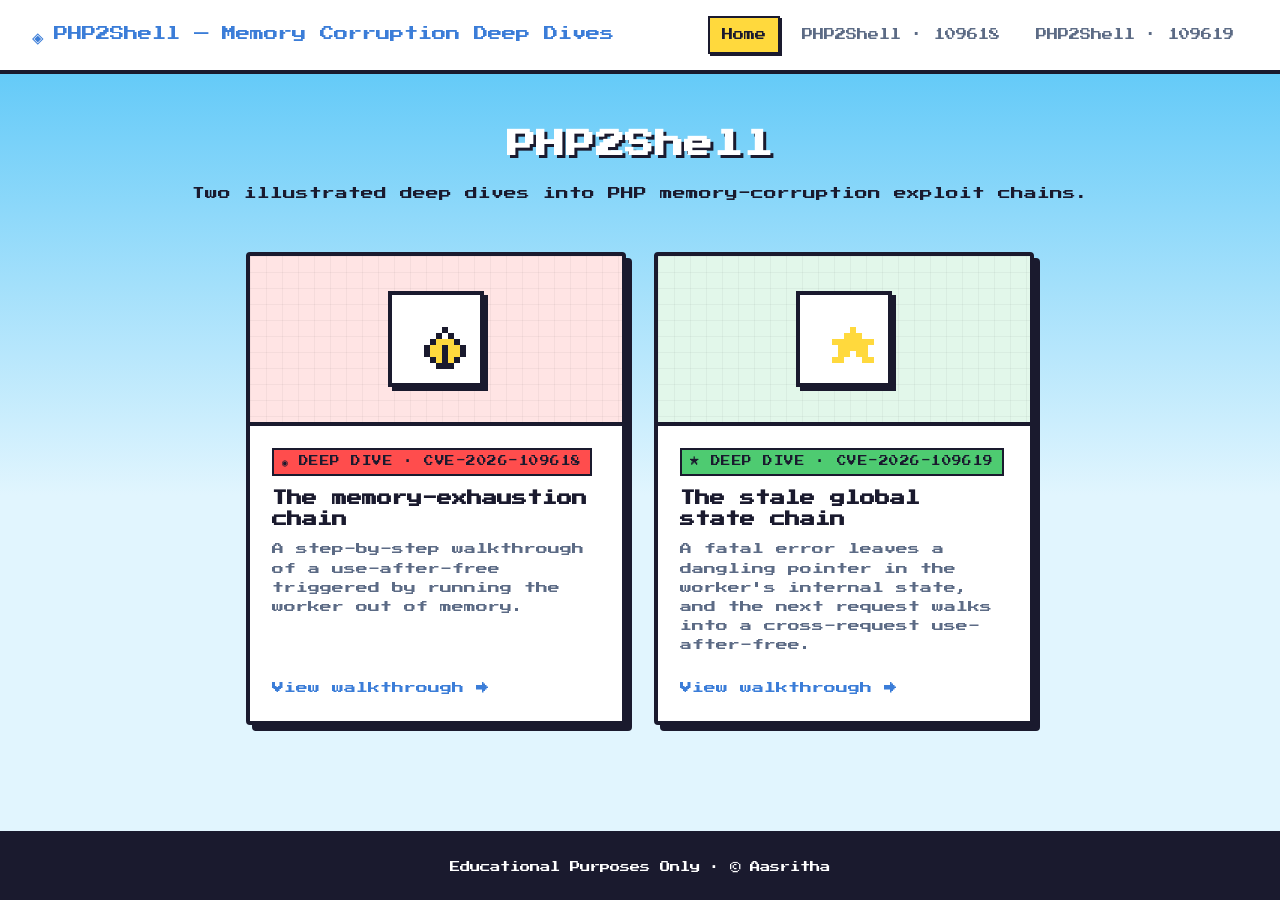
<file: index.html>
<!DOCTYPE html>
<html lang="en">
<head>
    <meta charset="UTF-8">
    <meta name="viewport" content="width=device-width, initial-scale=1.0">
    <title>PHP2Shell — Deep Dives</title>
    <link rel="stylesheet" href="assets/style.css">
</head>
<body>
    <header class="site-header">
        <div class="logo">
            <span class="logo-icon">&#9672;</span>
            <span>PHP2Shell &mdash; Memory Corruption Deep Dives</span>
        </div>
        <nav class="nav">
            <a href="index.html" class="active">Home</a>
            <a href="109618.html">PHP2Shell &middot; 109618</a>
            <a href="109619.html">PHP2Shell &middot; 109619</a>
        </nav>
    </header>

    <main class="container">
<section class="hero">
  <h1>PHP2Shell</h1>
  <p class="subtitle">Two illustrated deep dives into PHP memory-corruption exploit chains.</p>
</section>

<div class="gallery-grid">
  <a href="109618.html" class="gallery-card">
    <div class="image-wrapper red-bg">
      <div class="pixel-icon"><i class="sprite sprite-warning"></i></div>
    </div>
    <div class="card-content">
      <div class="card-tag red-tag">&#9673; DEEP DIVE &middot; CVE-2026-109618</div>
      <h2>The memory-exhaustion chain</h2>
      <p>A step-by-step walkthrough of a use-after-free triggered by running the worker out of memory.</p>
      <span class="card-link">View walkthrough &rarr;</span>
    </div>
  </a>

  <a href="109619.html" class="gallery-card">
    <div class="image-wrapper green-bg">
      <div class="pixel-icon"><i class="sprite sprite-star"></i></div>
    </div>
    <div class="card-content">
      <div class="card-tag" style="background: var(--green); color: var(--border);">&#9733; DEEP DIVE &middot; CVE-2026-109619</div>
      <h2>The stale global state chain</h2>
      <p>A fatal error leaves a dangling pointer in the worker's internal state, and the next request walks into a cross-request use-after-free.</p>
      <span class="card-link">View walkthrough &rarr;</span>
    </div>
  </a>
</div>
    </main>

    <footer class="site-footer">
        <p>Educational Purposes Only &middot; &copy; Aasritha</p>
    </footer>
</body>
</html>
</file>
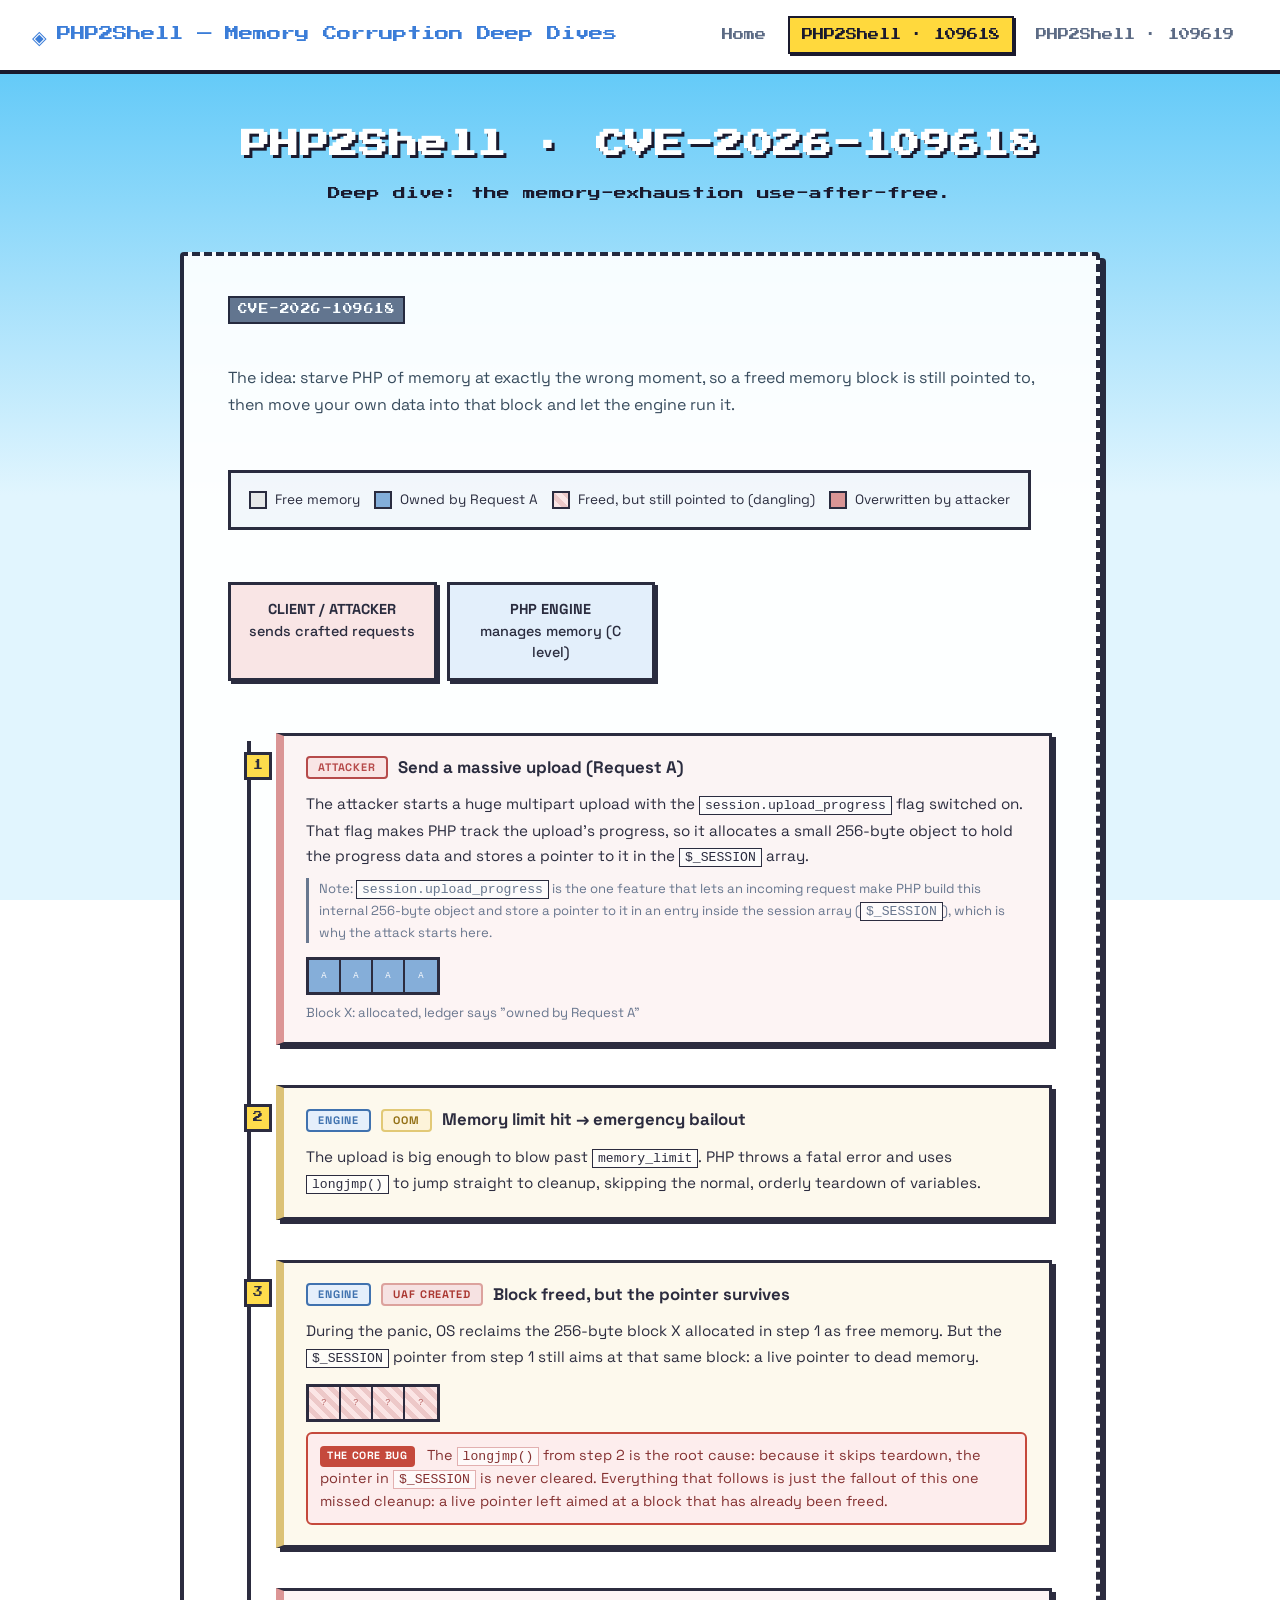
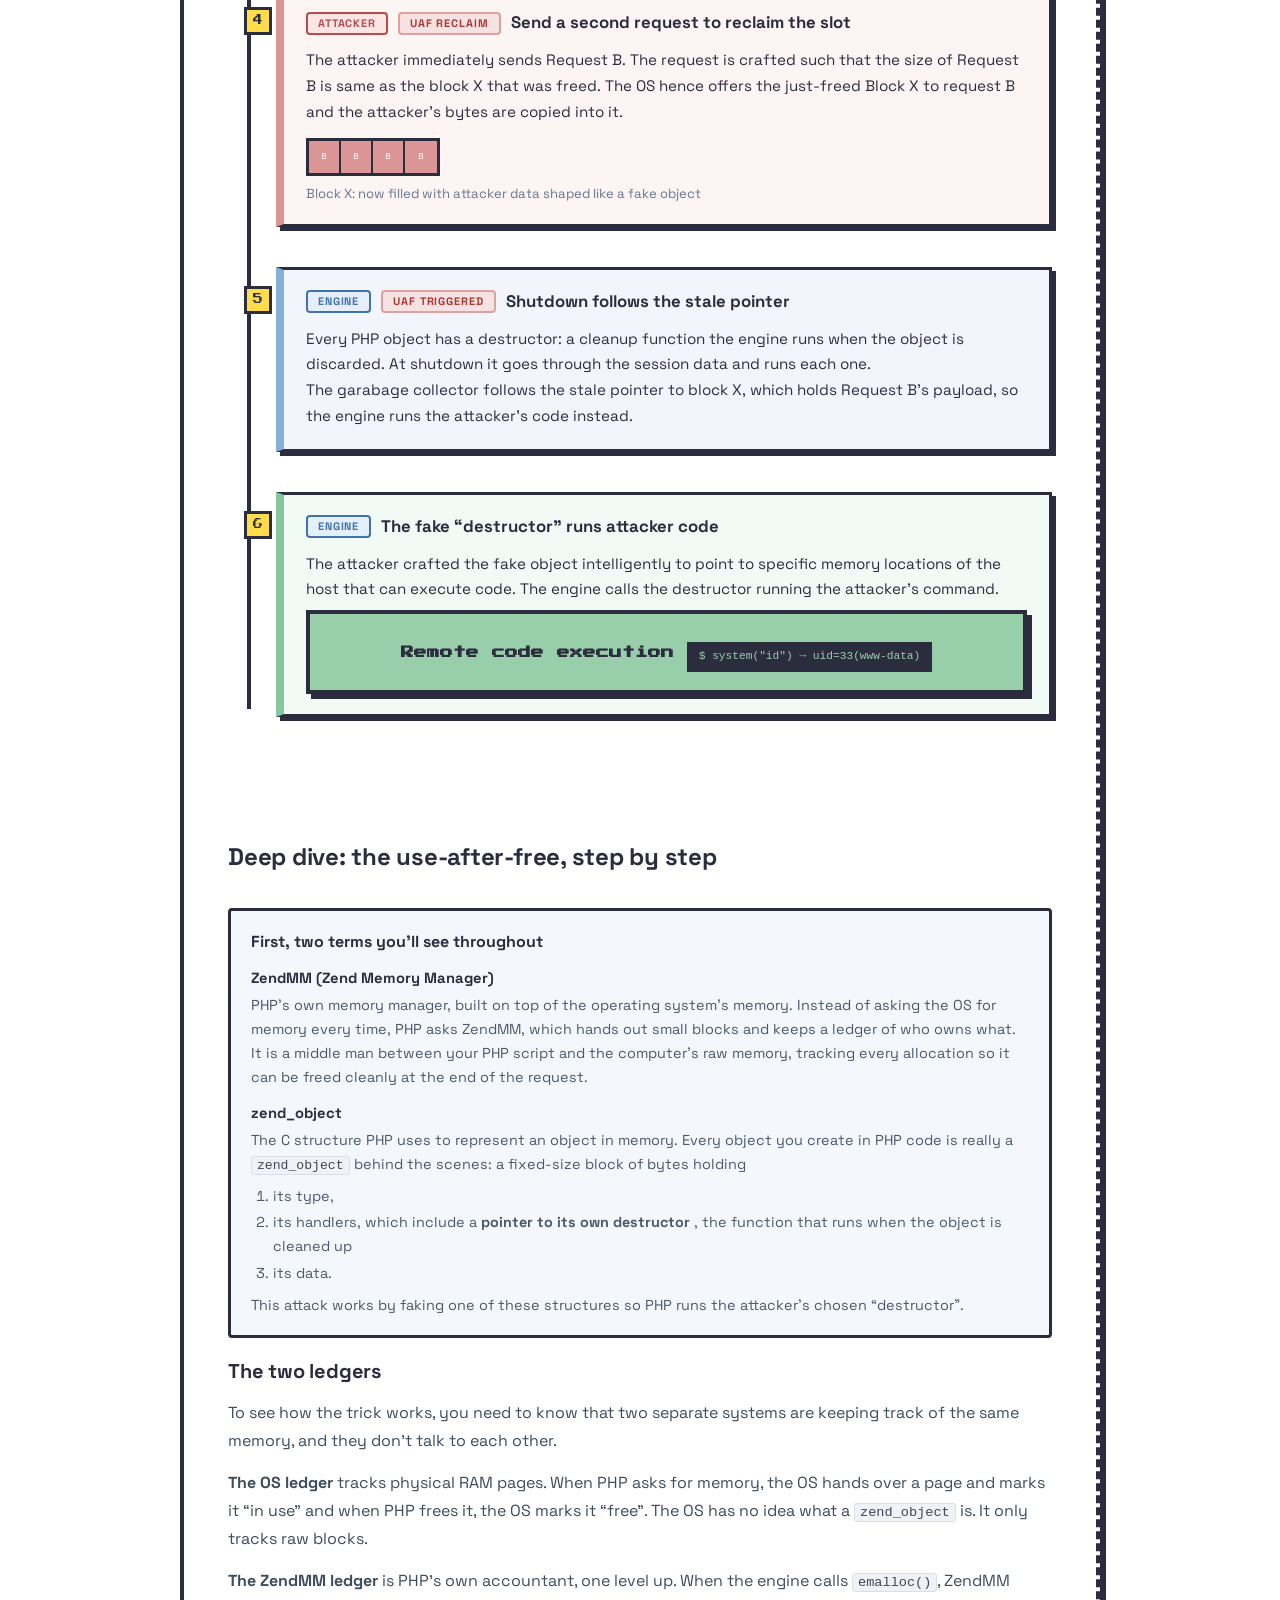
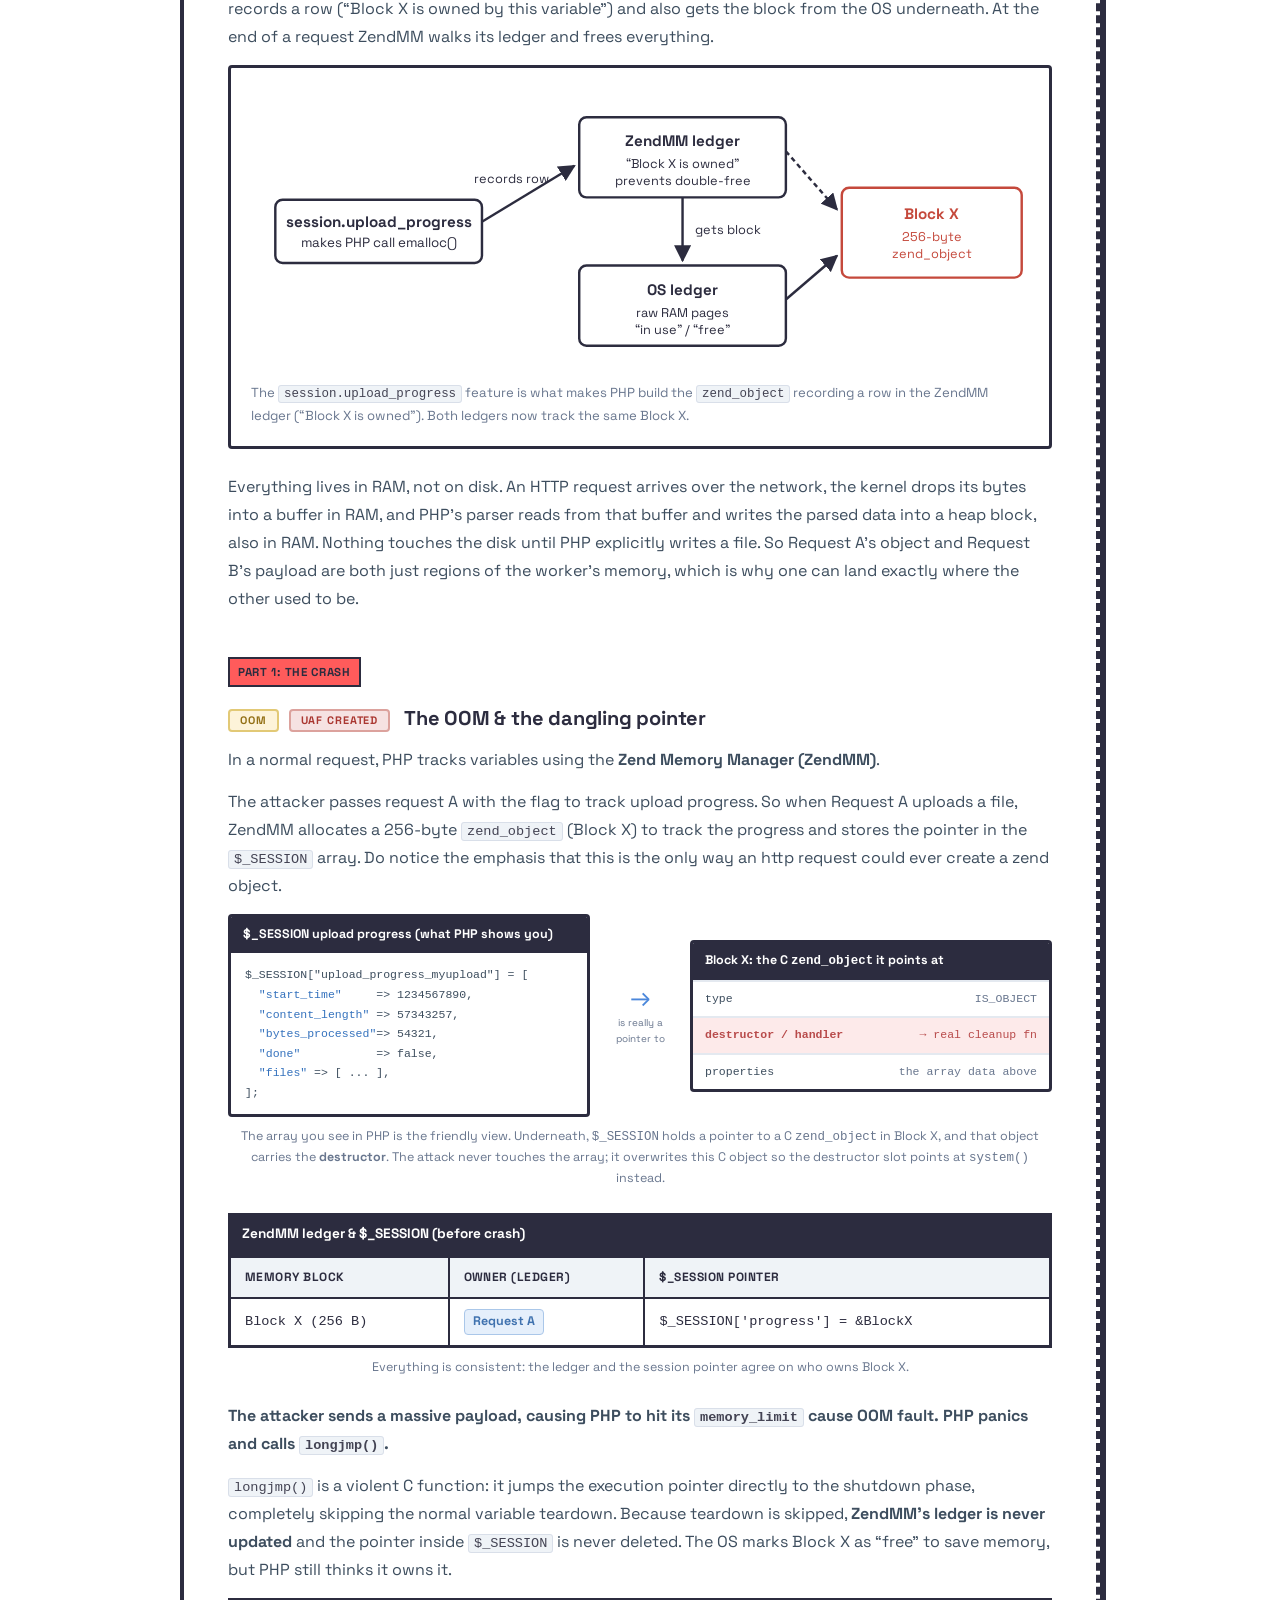
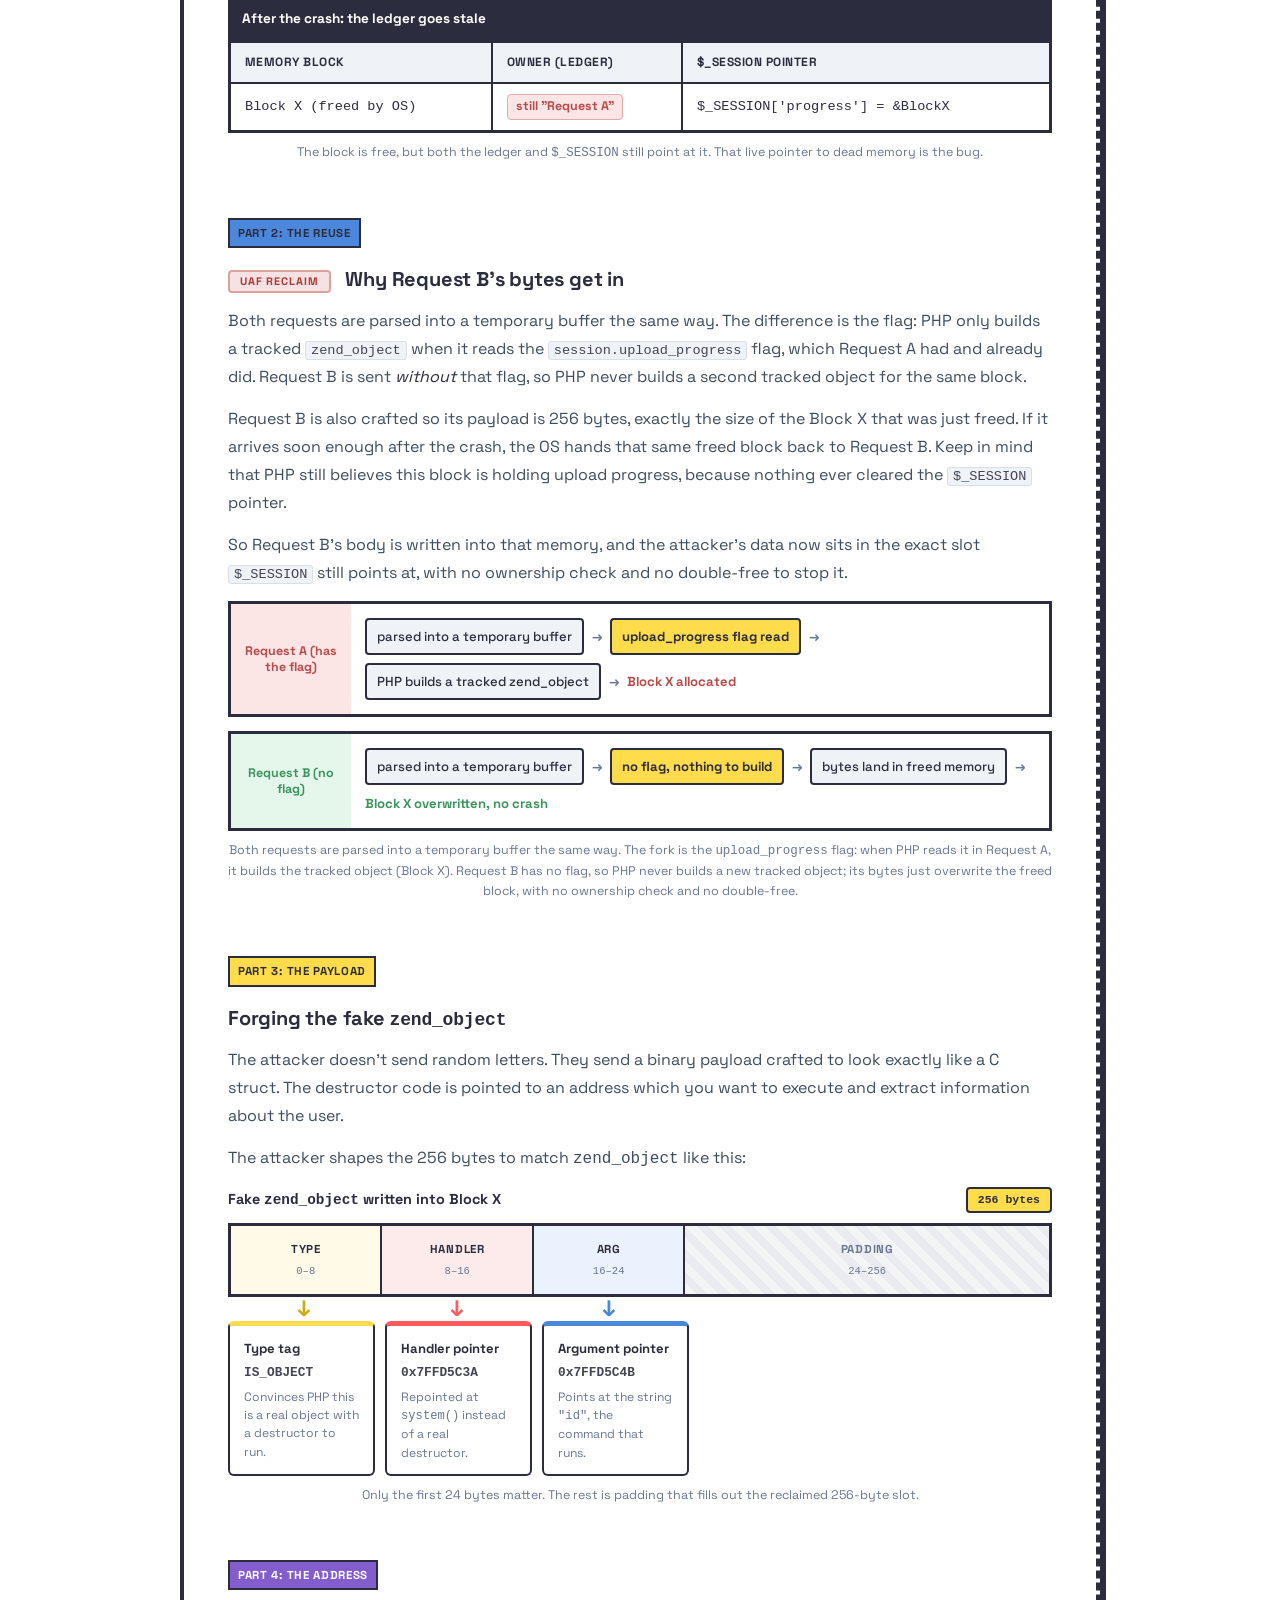
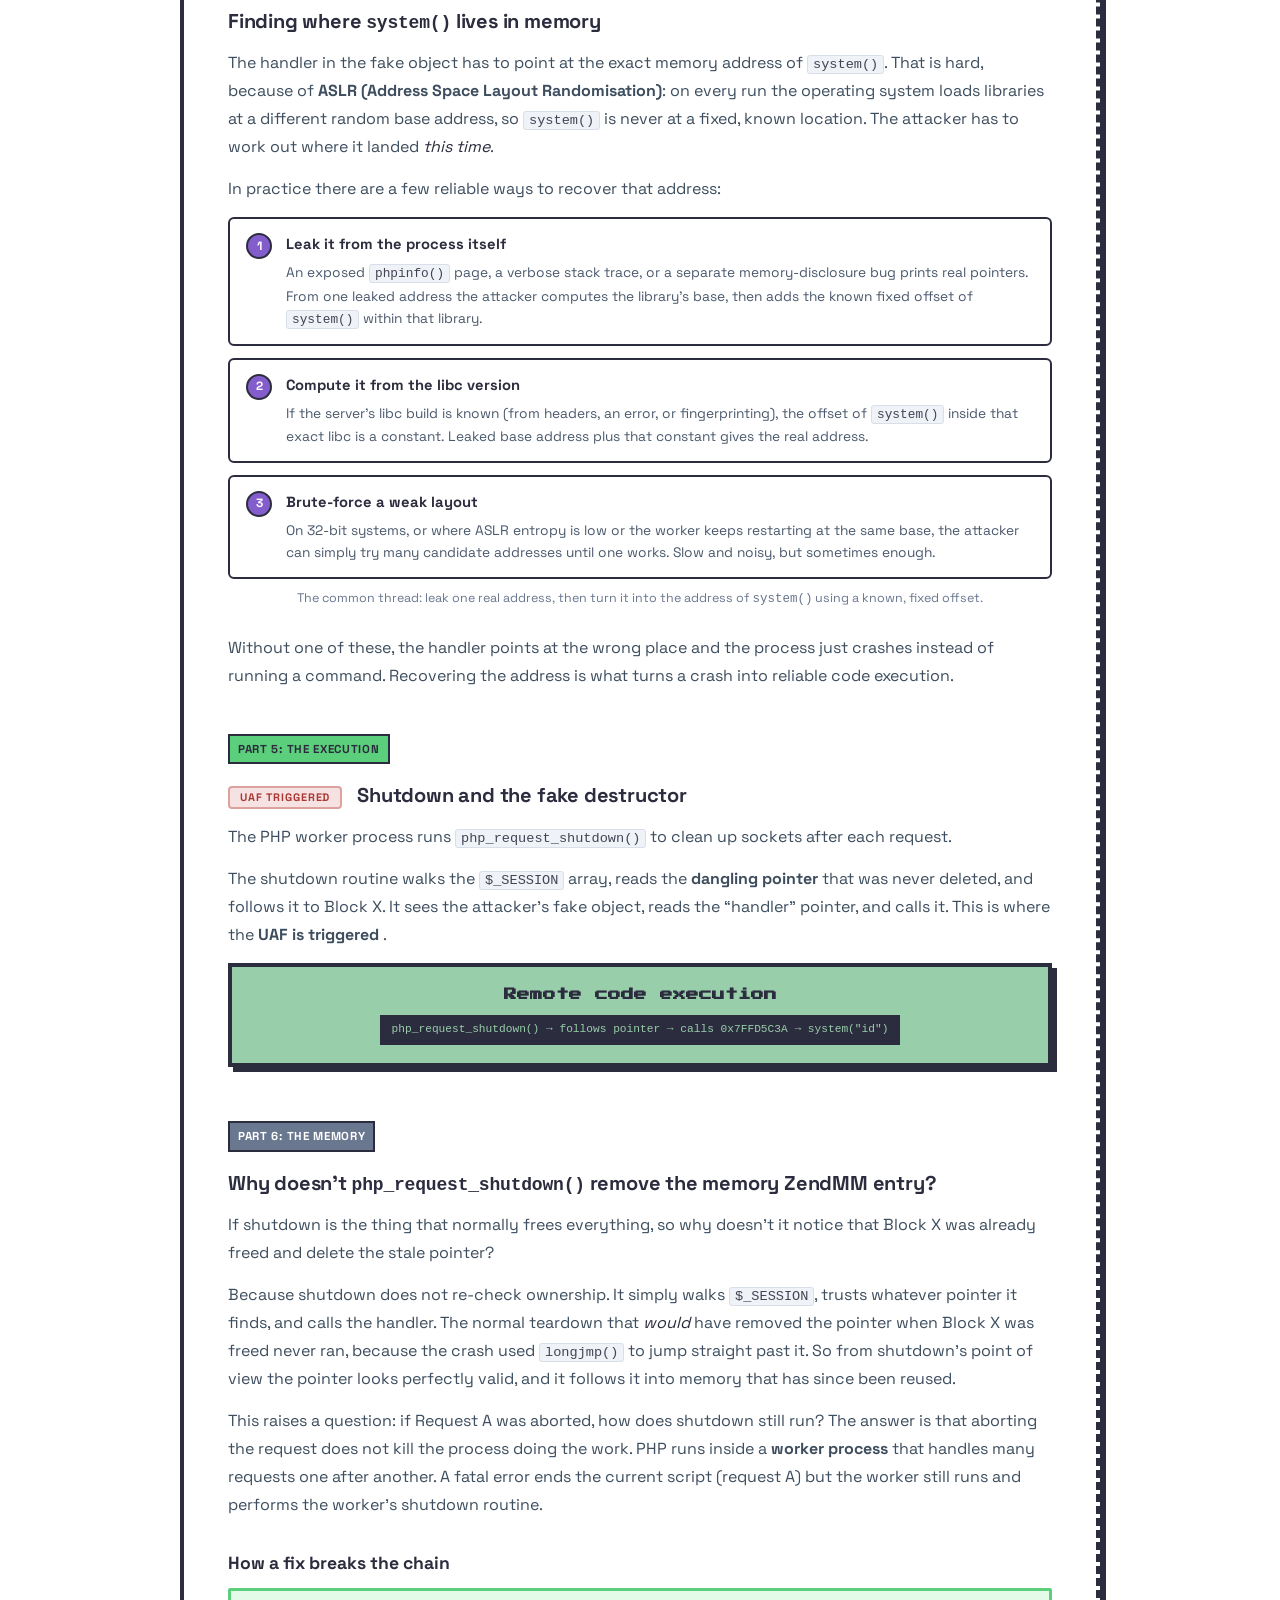
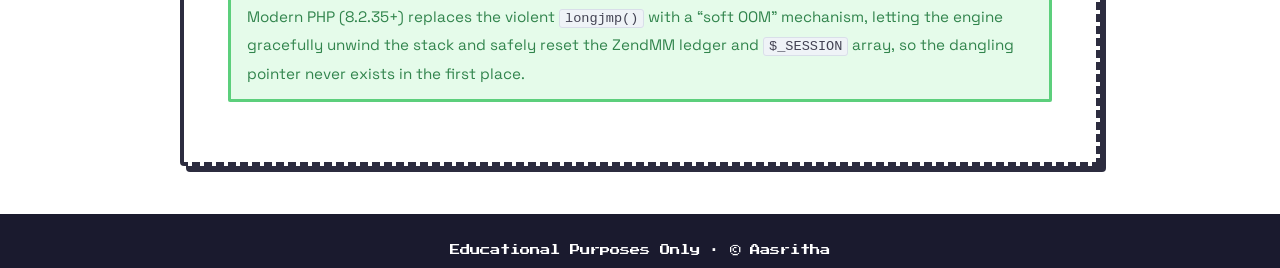
<file: 109618.html>
<!DOCTYPE html>
<html lang="en">
<head>
    <meta charset="UTF-8">
    <meta name="viewport" content="width=device-width, initial-scale=1.0">
    <title>PHP2Shell · CVE-2026-109618</title>
    <link rel="stylesheet" href="assets/style.css">
</head>
<body>
    <header class="site-header">
        <div class="logo">
            <span class="logo-icon">&#9672;</span>
            <span>PHP2Shell &mdash; Memory Corruption Deep Dives</span>
        </div>
        <nav class="nav">
            <a href="index.html">Home</a>
            <a href="109618.html" class="active">PHP2Shell &middot; 109618</a>
            <a href="109619.html">PHP2Shell &middot; 109619</a>
        </nav>
    </header>

    <main class="container">
<section class="hero">
  <h1>PHP2Shell &middot; CVE-2026-109618</h1>
  <p class="subtitle">Deep dive: the memory-exhaustion use-after-free.</p>
</section>

<div class="report-list">
  <div class="report-entry report-entry-unverified walkthrough" style="flex-direction: column;">
    <div class="card-tag" style="background: var(--muted); color: #fff; margin-bottom: 16px;">CVE-2026-109618</div>

    <p class="walk-lead">The idea: starve PHP of memory at exactly the wrong moment, so a freed memory block is still pointed to, then move your own data into that block and let the engine run it.</p>

    <!-- Legend: what the colored blocks mean -->
    <div class="mem-legend">
      <div class="legend-item"><span class="swatch mem-free"></span> Free memory</div>
      <div class="legend-item"><span class="swatch mem-reqa"></span> Owned by Request A</div>
      <div class="legend-item"><span class="swatch mem-dangling"></span> Freed, but still pointed to (dangling)</div>
      <div class="legend-item"><span class="swatch mem-reqb"></span> Overwritten by attacker</div>
    </div>

    <!-- Who's who -->
    <div class="lane-tabs">
      <div class="lane-tab lane-attacker"><strong>CLIENT / ATTACKER</strong><br>sends crafted requests</div>
      <div class="lane-tab lane-engine"><strong>PHP ENGINE</strong><br>manages memory (C level)</div>
    </div>

    <!-- Timeline -->
    <div class="stage-track">

      <!-- 1 -->
      <div class="stage stage-attacker">
        <span class="stage-num">1</span>
        <h4><span class="who who-attacker">ATTACKER</span> Send a massive upload (Request A)</h4>
        <p>The attacker starts a huge multipart upload with the <code>session.upload_progress</code> flag switched on. That flag makes PHP track the upload's progress, so it allocates a small 256-byte object to hold the progress data and stores a pointer to it in the <code>$_SESSION</code> array.</p>
        <p class="mem-note">Note: <code>session.upload_progress</code> is the one feature that lets an incoming request make PHP build this internal 256-byte object and store a pointer to it in an entry inside the session array (<code>$_SESSION</code>), which is why the attack starts here.</p>
        <div class="mem-block">
          <div class="mem-cell mem-reqa">A</div>
          <div class="mem-cell mem-reqa">A</div>
          <div class="mem-cell mem-reqa">A</div>
          <div class="mem-cell mem-reqa">A</div>
        </div>
        <div class="mem-label">Block X: allocated, ledger says "owned by Request A"</div>
      </div>

      <!-- 2 -->
      <div class="stage stage-crash">
        <span class="stage-num">2</span>
        <h4><span class="who who-engine">ENGINE</span> <span class="phase-tag phase-oom">OOM</span> Memory limit hit &rarr; emergency bailout</h4>
        <p>The upload is big enough to blow past <code>memory_limit</code>. PHP throws a fatal error and uses <code>longjmp()</code> to jump straight to cleanup, skipping the normal, orderly teardown of variables.</p>
      </div>

      <!-- 3 -->
      <div class="stage stage-crash">
        <span class="stage-num">3</span>
        <h4><span class="who who-engine">ENGINE</span> <span class="phase-tag phase-uaf">UAF created</span> Block freed, but the pointer survives</h4>
        <p>During the panic, OS reclaims the 256-byte block X allocated in step 1 as free memory. But the <code>$_SESSION</code> pointer from step 1 still aims at that same block: a live pointer to dead memory.</p>
        <div class="mem-block">
          <div class="mem-cell mem-dangling">?</div>
          <div class="mem-cell mem-dangling">?</div>
          <div class="mem-cell mem-dangling">?</div>
          <div class="mem-cell mem-dangling">?</div>
        </div>
        <p class="bug-flag"><span class="bug-flag-tag">THE CORE BUG</span> The <code>longjmp()</code> from step 2 is the root cause: because it skips teardown, the pointer in <code>$_SESSION</code> is never cleared. Everything that follows is just the fallout of this one missed cleanup: a live pointer left aimed at a block that has already been freed.</p>
        </div>

      <!-- 4 -->
      <div class="stage stage-attacker">
        <span class="stage-num">4</span>
        <h4><span class="who who-attacker">ATTACKER</span> <span class="phase-tag phase-uaf">UAF reclaim</span> Send a second request to reclaim the slot</h4>
        <p>The attacker immediately sends Request B. The request is crafted such that the size of Request B is same as the block X that was freed. The OS hence offers the just-freed Block X to request B and the attacker's bytes are copied into it.</p>
        <div class="mem-block">
          <div class="mem-cell mem-reqb">B</div>
          <div class="mem-cell mem-reqb">B</div>
          <div class="mem-cell mem-reqb">B</div>
          <div class="mem-cell mem-reqb">B</div>
        </div>
        <div class="mem-label">Block X: now filled with attacker data shaped like a fake object</div>
      </div>

      <!-- 5 -->
      <div class="stage stage-engine">
        <span class="stage-num">5</span>
        <h4><span class="who who-engine">ENGINE</span> <span class="phase-tag phase-uaf">UAF triggered</span> Shutdown follows the stale pointer</h4>
        <p>Every PHP object has a destructor: a cleanup function the engine runs when the object is discarded. At shutdown it goes through the session data and runs each one.</p>
        <p>The garabage collector follows the stale pointer to block X, which holds Request B's payload, so the engine runs the attacker's code instead.</p>
      </div>

      <!-- 6 -->
      <div class="stage stage-rce">
        <span class="stage-num">6</span>
        <h4><span class="who who-engine">ENGINE</span> The fake “destructor” runs attacker code</h4>
        <p>The attacker crafted the fake object intelligently to point to specific memory locations of the host that can execute code. The engine calls the destructor running the attacker's command.</p>
        <div class="rce-banner">
          <strong>Remote code execution</strong>
          <span class="cmd">$ system("id")  &rarr;  uid=33(www-data)</span>
        </div>
      </div>

    </div>

    <!-- ============================================================ -->
    <!-- DEEP DIVE: the same chain, explained in detail                -->
    <!-- ============================================================ -->
    <hr class="deepdive-divider">
    <h2 class="deepdive-title">Deep dive: the use-after-free, step by step</h2>

    <div class="dd-section">

    <!-- BACKGROUND: key terms used throughout -->
    <div class="dd-primer">
      <div class="primer-head">First, two terms you'll see throughout</div>
      <dl>
        <dt>ZendMM (Zend Memory Manager)</dt>
        <dd>PHP's own memory manager, built on top of the operating system's memory. Instead of asking the OS for memory every time, PHP asks ZendMM, which hands out small blocks and keeps a ledger of who owns what. It is a middle man between your PHP script and the computer's raw memory, tracking every allocation so it can be freed cleanly at the end of the request.</dd>
        <dt>zend_object</dt>
        <dd>The C structure PHP uses to represent an object in memory. Every object you create in PHP code is really a <code>zend_object</code> behind the scenes: a fixed-size block of bytes holding
          <ol class="primer-list">
            <li>its type,</li>
            <li>its handlers, which include a <strong> pointer to its own destructor </strong>, the function that runs when the object is cleaned up</li>
            <li>its data.</li>
          </ol>
          This attack works by faking one of these structures so PHP runs the attacker’s chosen “destructor”.</dd>
      </dl>
    </div>

    <!-- BACKGROUND: the two ledgers -->
    <h2 style="font-family: 'Space Grotesk', sans-serif; font-weight: 700; font-size: 1.25rem; margin: 8px 0 14px;">The two ledgers</h2>
    <p class="dd-p">
      To see how the trick works, you need to know that two separate systems are keeping track of the same memory, and they don't talk to each other.
    </p>
    <p class="dd-p">
      <strong>The OS ledger</strong> tracks physical RAM pages. When PHP asks for memory, the OS hands over a page and marks it “in use” and when PHP frees it, the OS marks it “free”. The OS has no idea what a <code>zend_object</code> is. It only tracks raw blocks.
    </p>
    <p class="dd-p">
      <strong>The ZendMM ledger</strong> is PHP's own accountant, one level up. When the engine calls <code>emalloc()</code>, ZendMM records a row (“Block X is owned by this variable”) and also gets the block from the OS underneath. At the end of a request ZendMM walks its ledger and frees everything.
    </p>

    <figure class="dd-figure">
      <svg viewBox="0 0 640 230" role="img" aria-label="The session.upload_progress feature makes PHP call emalloc to build the 256-byte zend_object, Block X. emalloc records a row in the ZendMM ledger that Block X is owned, and takes the raw block from the OS ledger underneath. Both ledgers end up tracking the same Block X." xmlns="http://www.w3.org/2000/svg" style="max-width:100%;height:auto;font-family:'Space Grotesk',sans-serif;">
        <defs>
          <marker id="ah" viewBox="0 0 10 10" refX="9" refY="5" markerWidth="7" markerHeight="7" orient="auto-start-reverse">
            <path d="M0,0 L10,5 L0,10 z" fill="currentColor"/>
          </marker>
        </defs>

        <!-- caller: upload_progress -> emalloc -->
        <rect x="20" y="92" width="170" height="52" rx="6" fill="none" stroke="currentColor" stroke-width="2"/>
        <text x="105" y="114" text-anchor="middle" font-size="12.5" font-weight="700" fill="currentColor">session.upload_progress</text>
        <text x="105" y="131" text-anchor="middle" font-size="11" fill="currentColor">makes PHP call emalloc()</text>

        <!-- ZendMM ledger -->
        <rect x="270" y="24" width="170" height="66" rx="6" fill="none" stroke="currentColor" stroke-width="2"/>
        <text x="355" y="48" text-anchor="middle" font-size="12.5" font-weight="700" fill="currentColor">ZendMM ledger</text>
        <text x="355" y="66" text-anchor="middle" font-size="10.5" fill="currentColor">“Block X is owned”</text>
        <text x="355" y="80" text-anchor="middle" font-size="10.5" fill="currentColor">prevents double-free</text>

        <!-- OS ledger -->
        <rect x="270" y="146" width="170" height="66" rx="6" fill="none" stroke="currentColor" stroke-width="2"/>
        <text x="355" y="170" text-anchor="middle" font-size="12.5" font-weight="700" fill="currentColor">OS ledger</text>
        <text x="355" y="188" text-anchor="middle" font-size="10.5" fill="currentColor">raw RAM pages</text>
        <text x="355" y="202" text-anchor="middle" font-size="10.5" fill="currentColor">“in use” / “free”</text>

        <!-- the actual 256-byte block -->
        <rect x="486" y="82" width="148" height="74" rx="6" fill="none" stroke="#c0392b" stroke-width="2"/>
        <text x="560" y="108" text-anchor="middle" font-size="12.5" font-weight="700" fill="#c0392b">Block X</text>
        <text x="560" y="126" text-anchor="middle" font-size="10.5" fill="#c0392b">256-byte</text>
        <text x="560" y="140" text-anchor="middle" font-size="10.5" fill="#c0392b">zend_object</text>

        <!-- upload_progress -> ZendMM (records row) -->
        <line x1="190" y1="110" x2="266" y2="64" stroke="currentColor" stroke-width="2" marker-end="url(#ah)"/>
        <text x="214" y="78" text-anchor="middle" font-size="10.5" fill="currentColor">records row</text>
        <!-- ZendMM -> OS (gets block) -->
        <line x1="355" y1="90" x2="355" y2="142" stroke="currentColor" stroke-width="2" marker-end="url(#ah)"/>
        <text x="365" y="120" font-size="10.5" fill="currentColor">gets block</text>
        <!-- OS -> Block X -->
        <line x1="440" y1="174" x2="482" y2="138" stroke="currentColor" stroke-width="2" marker-end="url(#ah)"/>
        <!-- ZendMM also maps Block X (dashed) -->
        <line x1="440" y1="52" x2="482" y2="100" stroke="currentColor" stroke-width="2" stroke-dasharray="4 3" marker-end="url(#ah)"/>
      </svg>
      <figcaption class="dd-figure-cap">The <code>session.upload_progress</code> feature is what makes PHP build the <code>zend_object</code> recording a row in the ZendMM ledger (“Block X is owned”). Both ledgers now track the same Block X.</figcaption>
    </figure>

    <p class="dd-p">
      Everything lives in RAM, not on disk. An HTTP request arrives over the network, the kernel drops its bytes into a buffer in RAM, and PHP's parser reads from that buffer and writes the parsed data into a heap block, also in RAM. Nothing touches the disk until PHP explicitly writes a file. So Request A's object and Request B's payload are both just regions of the worker's memory, which is why one can land exactly where the other used to be.
    </p>

    <!-- PART 1: THE CRASH -->
    <div class="card-tag red-tag" style="margin: 28px 0 16px;">PART 1: THE CRASH</div>
    <h2><span class="phase-tag phase-oom">OOM</span><span class="phase-tag phase-uaf">UAF created</span> The OOM &amp; the dangling pointer</h2>
    <p class="dd-p">
      In a normal request, PHP tracks variables using the <strong>Zend Memory Manager (ZendMM)</strong>. 
    </p>
    <p class="dd-p">  
    The attacker passes request A with the flag to track upload progress. So when Request A uploads a file, ZendMM allocates a 256-byte <code>zend_object</code> (Block X) to track the progress and stores the pointer in the <code>$_SESSION</code> array. Do notice the emphasis that this is the only way an http request could ever create a zend object.
    </p>

    <div class="dd-diagram">
      <div class="struct-diagram">
        <div class="struct-panel">
          <div class="struct-head">$_SESSION upload progress (what PHP shows you)</div>
<pre class="struct-code">$_SESSION["upload_progress_myupload"] = [
  <span class="k">"start_time"</span>     =&gt; 1234567890,
  <span class="k">"content_length"</span> =&gt; 57343257,
  <span class="k">"bytes_processed"</span>=&gt; 54321,
  <span class="k">"done"</span>           =&gt; false,
  <span class="k">"files"</span> =&gt; [ ... ],
];</pre>
        </div>

        <div class="struct-arrow">
          <span class="sa-glyph">&rarr;</span>
          <span class="sa-label">is really a pointer to</span>
        </div>

        <div class="struct-panel">
          <div class="struct-head">Block X: the C <code style="color:#fff;background:none;border:none;padding:0;">zend_object</code> it points at</div>
          <div class="cobj-row"><span class="cobj-field">type</span><span class="cobj-val">IS_OBJECT</span></div>
          <div class="cobj-row cobj-dtor"><span class="cobj-field">destructor / handler</span><span class="cobj-val">&rarr; real cleanup fn</span></div>
          <div class="cobj-row"><span class="cobj-field">properties</span><span class="cobj-val">the array data above</span></div>
        </div>
      </div>
      <div class="dd-diagram-cap">The array you see in PHP is the friendly view. Underneath, <code>$_SESSION</code> holds a pointer to a C <code>zend_object</code> in Block X, and that object carries the <strong>destructor</strong>. The attack never touches the array; it overwrites this C object so the destructor slot points at <code>system()</code> instead.</div>
    </div>

    <div class="dd-diagram">
      <table class="ledger">
        <caption>ZendMM ledger &amp; $_SESSION (before crash)</caption>
        <thead>
          <tr><th>Memory block</th><th>Owner (ledger)</th><th>$_SESSION pointer</th></tr>
        </thead>
        <tbody>
          <tr>
            <td class="mono">Block X (256 B)</td>
            <td><span class="pill-ok">Request A</span></td>
            <td class="mono">$_SESSION['progress'] = &amp;BlockX</td>
          </tr>
        </tbody>
      </table>
      <div class="dd-diagram-cap">Everything is consistent: the ledger and the session pointer agree on who owns Block X.</div>
    </div>

    <p class="dd-p">
      <strong> The attacker sends a massive payload, causing PHP to hit its <code>memory_limit</code> cause OOM fault. PHP panics and calls <code>longjmp()</code>. </strong>
    </p>
    <p class="dd-p">
      <code>longjmp()</code> is a violent C function: it jumps the execution pointer directly to the shutdown phase, completely skipping the normal variable teardown. Because teardown is skipped, <strong>ZendMM's ledger is never updated</strong> and the pointer inside <code>$_SESSION</code> is never deleted. The OS marks Block X as “free” to save memory, but PHP still thinks it owns it.
    </p>

    <div class="dd-diagram">
      <table class="ledger">
        <caption>After the crash: the ledger goes stale</caption>
        <thead>
          <tr><th>Memory block</th><th>Owner (ledger)</th><th>$_SESSION pointer</th></tr>
        </thead>
        <tbody>
          <tr>
            <td class="mono">Block X (freed by OS)</td>
            <td><span class="pill-stale">still "Request A"</span></td>
            <td class="mono">$_SESSION['progress'] = &amp;BlockX</td>
          </tr>
        </tbody>
      </table>
      <div class="dd-diagram-cap">The block is free, but both the ledger and <span class="mono">$_SESSION</span> still point at it. That live pointer to dead memory is the bug.</div>
    </div>

    <!-- PART 2: THE REUSE -->
    <div class="card-tag blue-tag" style="margin: 32px 0 16px;">PART 2: THE REUSE</div>
    <h2><span class="phase-tag phase-uaf">UAF reclaim</span> Why Request B's bytes get in</h2>
    <p class="dd-p">
      Both requests are parsed into a temporary buffer the same way. The difference is the flag: PHP only builds a tracked <code>zend_object</code> when it reads the <code>session.upload_progress</code> flag, which Request A had and already did. Request B is sent <em>without</em> that flag, so PHP never builds a second tracked object for the same block.
    </p>
    <p class="dd-p">
      Request B is also crafted so its payload is 256 bytes, exactly the size of the Block X that was just freed. If it arrives soon enough after the crash, the OS hands that same freed block back to Request B. Keep in mind that PHP still believes this block is holding upload progress, because nothing ever cleared the <code>$_SESSION</code> pointer.
    </p>
    <p class="dd-p">
      So Request B's body is written into that memory, and the attacker's data now sits in the exact slot <code>$_SESSION</code> still points at, with no ownership check and no double-free to stop it.
    </p>

    <div class="dd-diagram">
      <div class="path-compare">
        <div class="path path-bad">
          <div class="path-tag">Request A (has the flag)</div>
          <div class="path-flow">
            <span class="path-node">parsed into a temporary buffer</span>
            <span class="path-arrow">&rarr;</span>
            <span class="path-node flag">upload_progress flag read</span>
            <span class="path-arrow">&rarr;</span>
            <span class="path-node">PHP builds a tracked zend_object</span>
            <span class="path-arrow">&rarr;</span>
            <span class="path-result">Block X allocated</span>
          </div>
        </div>
        <div class="path path-good">
          <div class="path-tag">Request B (no flag)</div>
          <div class="path-flow">
            <span class="path-node">parsed into a temporary buffer</span>
            <span class="path-arrow">&rarr;</span>
            <span class="path-node flag">no flag, nothing to build</span>
            <span class="path-arrow">&rarr;</span>
            <span class="path-node">bytes land in freed memory</span>
            <span class="path-arrow">&rarr;</span>
            <span class="path-result">Block X overwritten, no crash</span>
          </div>
        </div>
      </div>
      <div class="dd-diagram-cap">Both requests are parsed into a temporary buffer the same way. The fork is the <code>upload_progress</code> flag: when PHP reads it in Request A, it builds the tracked object (Block X). Request B has no flag, so PHP never builds a new tracked object; its bytes just overwrite the freed block, with no ownership check and no double-free.</div>
    </div>

    <!-- PART 3: THE PAYLOAD -->
    <div class="card-tag yellow-tag" style="margin: 32px 0 16px;">PART 3: THE PAYLOAD</div>
    <h2>Forging the fake <code>zend_object</code></h2>
    <p class="dd-p">
      The attacker doesn't send random letters. They send a binary payload crafted to look exactly like a C struct. The destructor code is pointed to an address which you want to execute and extract information about the user.
    </p>
    <p class="dd-p">
      The attacker shapes the 256 bytes to match <span class="mono">zend_object</span> like this:
    </p>
    <div class="dd-diagram">
      <div class="pl-head">
        <span>Fake <span class="mono">zend_object</span> written into Block X</span>
        <span class="pl-size">256 bytes</span>
      </div>

      <!-- the memory rectangle, split into proportional segments -->
      <div class="pl-bar">
        <div class="pl-seg seg-type">
          <span class="pl-seg-name">TYPE</span>
          <span class="pl-seg-bytes">0&ndash;8</span>
        </div>
        <div class="pl-seg seg-handler">
          <span class="pl-seg-name">HANDLER</span>
          <span class="pl-seg-bytes">8&ndash;16</span>
        </div>
        <div class="pl-seg seg-arg">
          <span class="pl-seg-name">ARG</span>
          <span class="pl-seg-bytes">16&ndash;24</span>
        </div>
        <div class="pl-seg seg-pad">
          <span class="pl-seg-name">PADDING</span>
          <span class="pl-seg-bytes">24&ndash;256</span>
        </div>
      </div>

      <!-- arrows pointing down from the three important segments -->
      <div class="pl-arrows">
        <div class="pl-arrow a-type">&darr;</div>
        <div class="pl-arrow a-handler">&darr;</div>
        <div class="pl-arrow a-arg">&darr;</div>
        <div class="pl-arrow a-pad"></div>
      </div>

      <!-- callouts for each pointed-at field -->
      <div class="pl-callouts">
        <div class="pl-callout c-type">
          <span class="f-name">Type tag</span>
          <span class="f-val">IS_OBJECT</span>
          <span class="f-note">Convinces PHP this is a real object with a destructor to run.</span>
        </div>
        <div class="pl-callout c-handler">
          <span class="f-name">Handler pointer</span>
          <span class="f-val">0x7FFD5C3A</span>
          <span class="f-note">Repointed at <code>system()</code> instead of a real destructor.</span>
        </div>
        <div class="pl-callout c-arg">
          <span class="f-name">Argument pointer</span>
          <span class="f-val">0x7FFD5C4B</span>
          <span class="f-note">Points at the string <code>"id"</code>, the command that runs.</span>
        </div>
      </div>

      <div class="dd-diagram-cap">Only the first 24 bytes matter. The rest is padding that fills out the reclaimed 256-byte slot.</div>
    </div>
    <!-- PART 4: THE ADDRESS -->
    <div class="card-tag" style="background: #7a4fc9; color: #fff; margin: 32px 0 16px;">PART 4: THE ADDRESS</div>
    <h2>Finding where <code>system()</code> lives in memory</h2>
    <p class="dd-p">
      The handler in the fake object has to point at the exact memory address of <code>system()</code>. That is hard, because of <strong>ASLR (Address Space Layout Randomisation)</strong>: on every run the operating system loads libraries at a different random base address, so <code>system()</code> is never at a fixed, known location. The attacker has to work out where it landed <em>this time</em>.
    </p>
    <p class="dd-p">
      In practice there are a few reliable ways to recover that address:
    </p>

    <div class="dd-diagram">
      <div class="addr-list">
        <div class="addr-item">
          <span class="addr-num">1</span>
          <div class="addr-body">
            <span class="addr-title">Leak it from the process itself</span>
            <span class="addr-text">An exposed <code>phpinfo()</code> page, a verbose stack trace, or a separate memory-disclosure bug prints real pointers. From one leaked address the attacker computes the library's base, then adds the known fixed offset of <code>system()</code> within that library.</span>
          </div>
        </div>
        <div class="addr-item">
          <span class="addr-num">2</span>
          <div class="addr-body">
            <span class="addr-title">Compute it from the libc version</span>
            <span class="addr-text">If the server's libc build is known (from headers, an error, or fingerprinting), the offset of <code>system()</code> inside that exact libc is a constant. Leaked base address plus that constant gives the real address.</span>
          </div>
        </div>
        <div class="addr-item">
          <span class="addr-num">3</span>
          <div class="addr-body">
            <span class="addr-title">Brute-force a weak layout</span>
            <span class="addr-text">On 32-bit systems, or where ASLR entropy is low or the worker keeps restarting at the same base, the attacker can simply try many candidate addresses until one works. Slow and noisy, but sometimes enough.</span>
          </div>
        </div>
      </div>
      <div class="dd-diagram-cap">The common thread: leak one real address, then turn it into the address of <code>system()</code> using a known, fixed offset.</div>
    </div>

    <p class="dd-p">
      Without one of these, the handler points at the wrong place and the process just crashes instead of running a command. Recovering the address is what turns a crash into reliable code execution.
    </p>

    <!-- PART 5: THE EXECUTION -->
    <div class="card-tag" style="background: var(--green); color: #1a1a2e; margin: 32px 0 16px;">PART 5: THE EXECUTION</div>
    <h2><span class="phase-tag phase-uaf">UAF triggered</span> Shutdown and the fake destructor</h2>
    <p class="dd-p">
      The PHP worker process runs <code>php_request_shutdown()</code> to clean up sockets after each request.
    </p>
    <p class="dd-p">
      The shutdown routine walks the <code>$_SESSION</code> array, reads the <strong>dangling pointer</strong> that was never deleted, and follows it to Block X. It sees the attacker's fake object, reads the “handler” pointer, and calls it. This is where the <strong> UAF is triggered </strong>.
    </p>
    <div class="rce-banner" style="margin-bottom: 24px;">
      <strong>Remote code execution</strong>
      <span class="cmd">php_request_shutdown() &rarr; follows pointer &rarr; calls 0x7FFD5C3A &rarr; system("id")</span>
    </div>

    <!-- PART 6: THE MEMORY -->
    <div class="card-tag" style="background: var(--muted); color: #fff; margin: 32px 0 16px;">PART 6: THE MEMORY</div>
    <h2>Why doesn't <code>php_request_shutdown()</code> remove the memory ZendMM entry?</h2>
    <p class="dd-p">
     If shutdown is the thing that normally frees everything, so why doesn't it notice that Block X was already freed and delete the stale pointer?</em>
    </p>
    <p class="dd-p">
      Because shutdown does not re-check ownership. It simply walks <code>$_SESSION</code>, trusts whatever pointer it finds, and calls the handler. The normal teardown that <em>would</em> have removed the pointer when Block X was freed never ran, because the crash used <code>longjmp()</code> to jump straight past it. So from shutdown's point of view the pointer looks perfectly valid, and it follows it into memory that has since been reused.
    </p>
    <p class="dd-p">
      This raises a question: if Request A was aborted, how does shutdown still run? The answer is that aborting the request does not kill the process doing the work. PHP runs inside a <strong>worker process</strong> that handles many requests one after another. A fatal error ends the current script (request A) but the worker still runs and performs the worker's shutdown routine.</p>

    <h3 style="margin: 32px 0 12px;">How a fix breaks the chain</h3>
    <div class="alert" style="background: #e3fbe9; border-color: var(--green); color: #1f7a3d;">
      Modern PHP (8.2.35+) replaces the violent <code>longjmp()</code> with a “soft OOM” mechanism, letting the engine gracefully unwind the stack and safely reset the ZendMM ledger and <code>$_SESSION</code> array, so the dangling pointer never exists in the first place.
    </div>

    </div><!-- /.dd-section -->

  </div>
</div>

    </main>

    <footer class="site-footer">
        <p>Educational Purposes Only &middot; &copy; Aasritha</p>
    </footer>
</body>
</html>
</file>
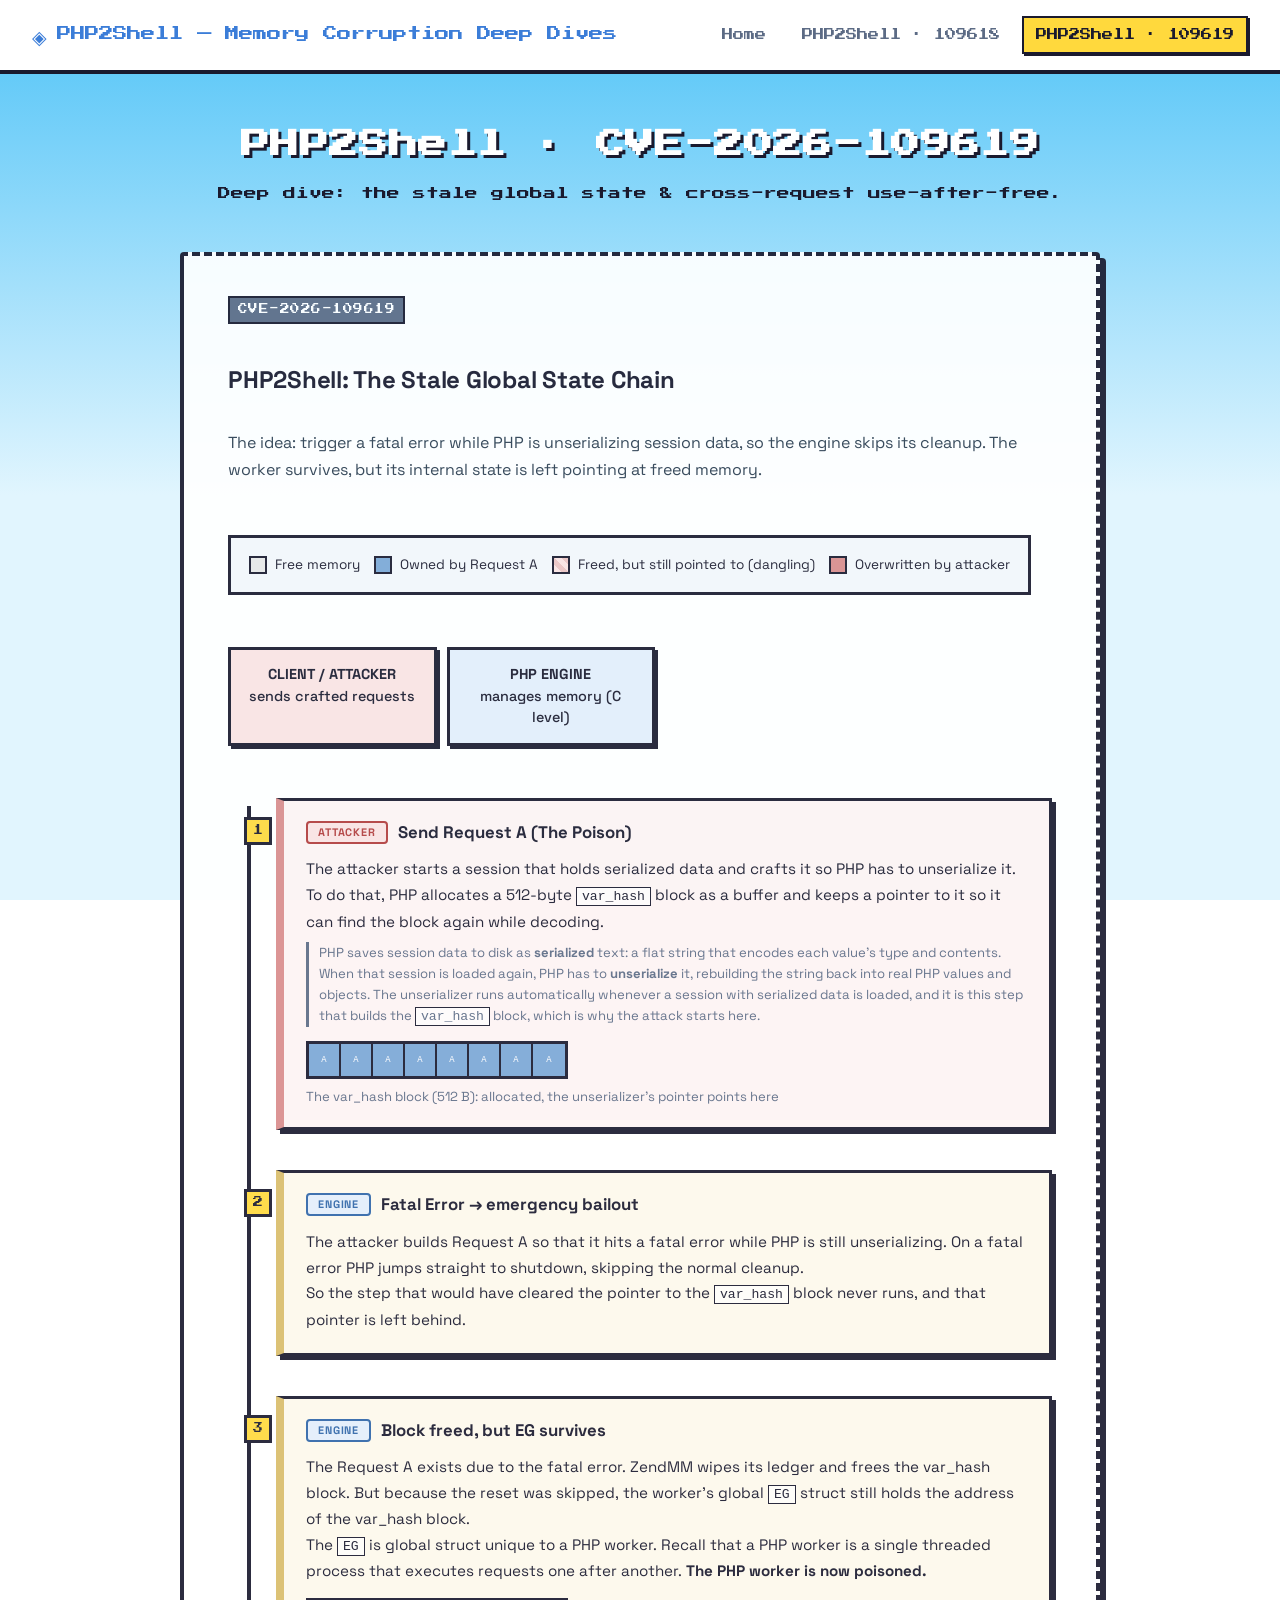
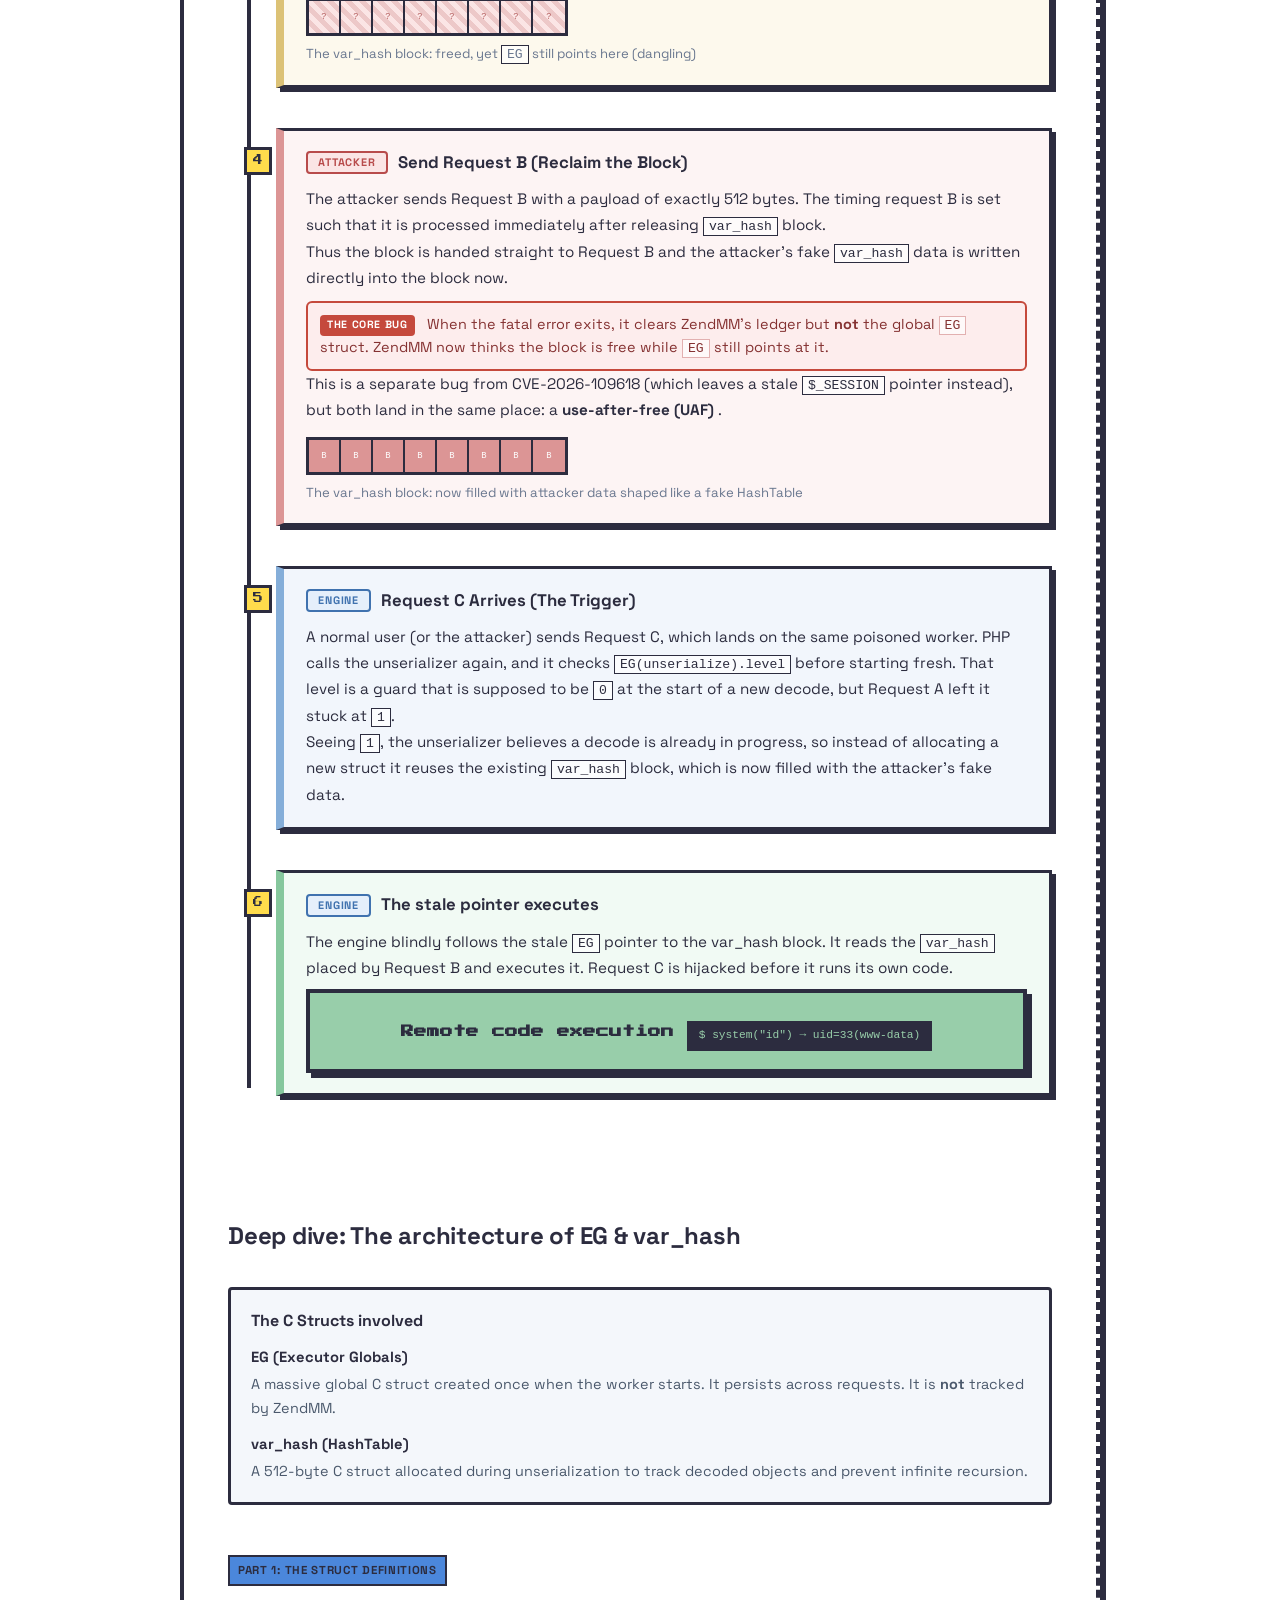
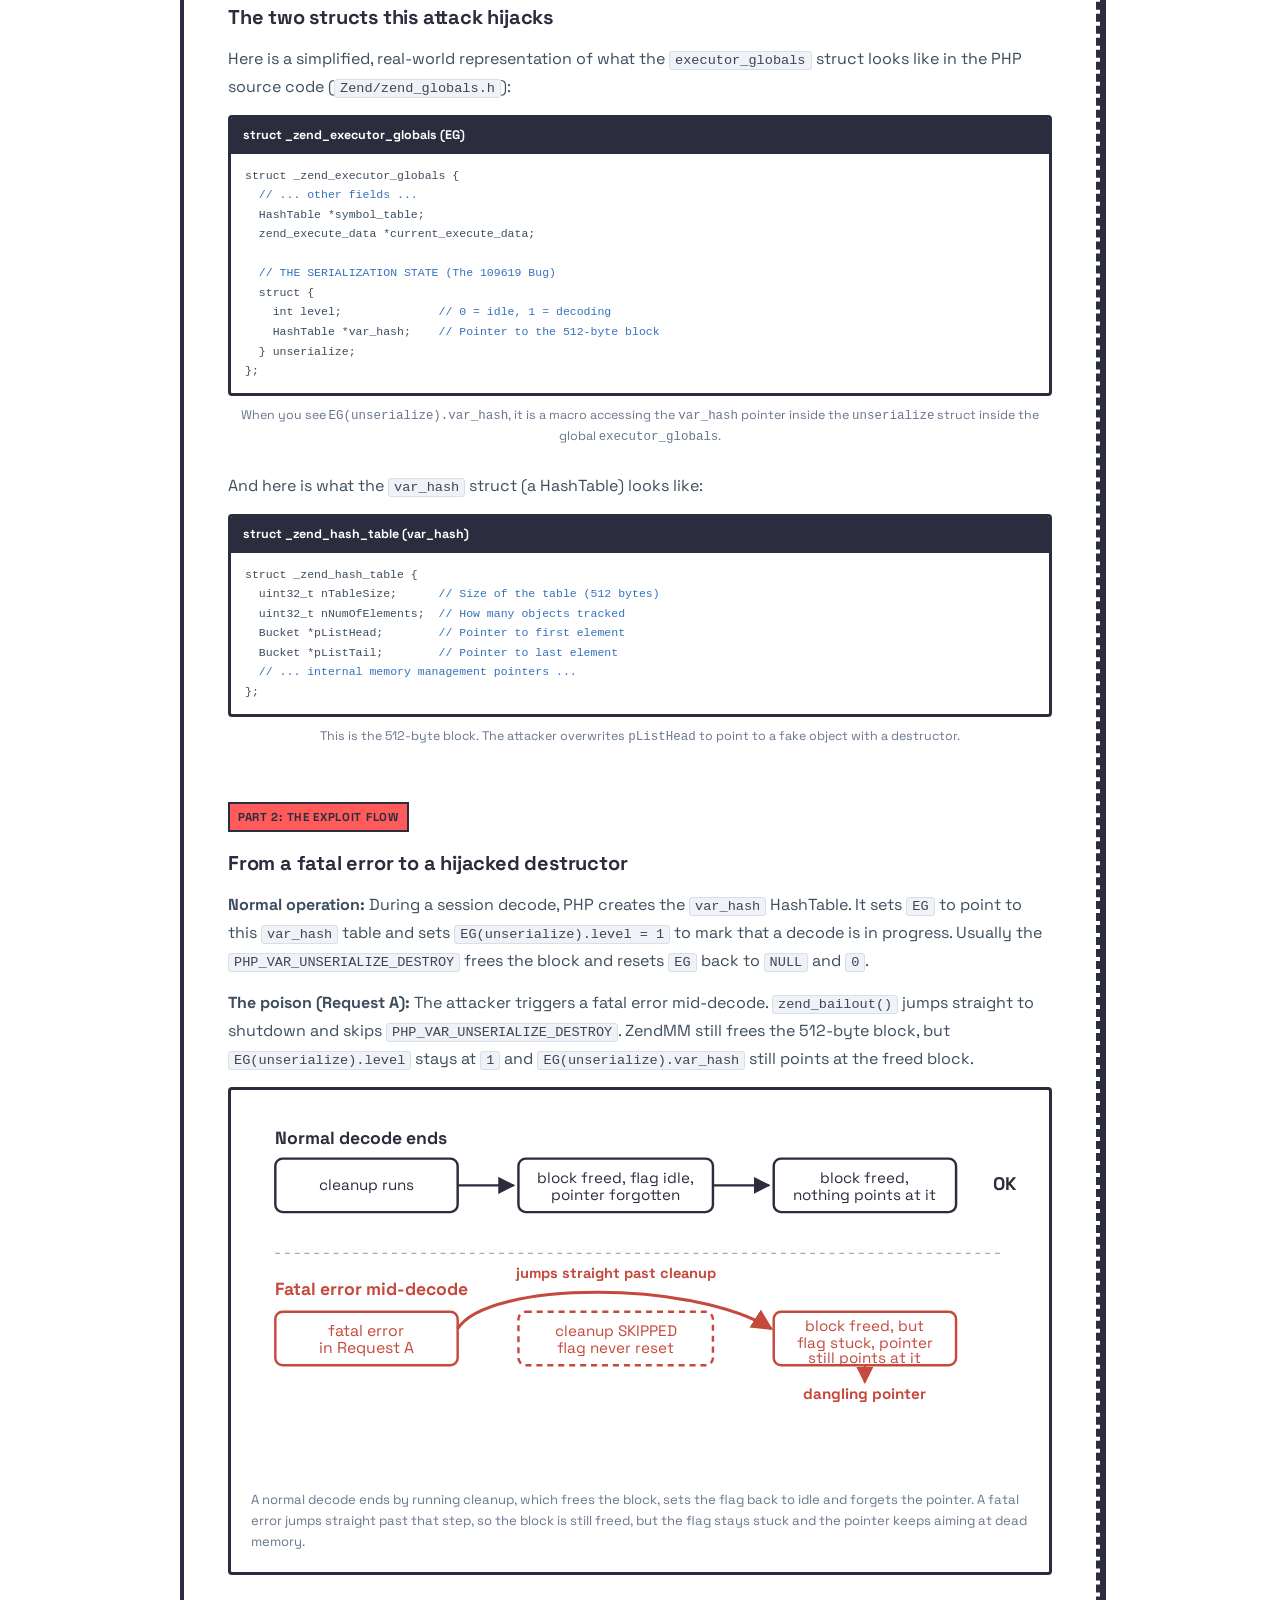
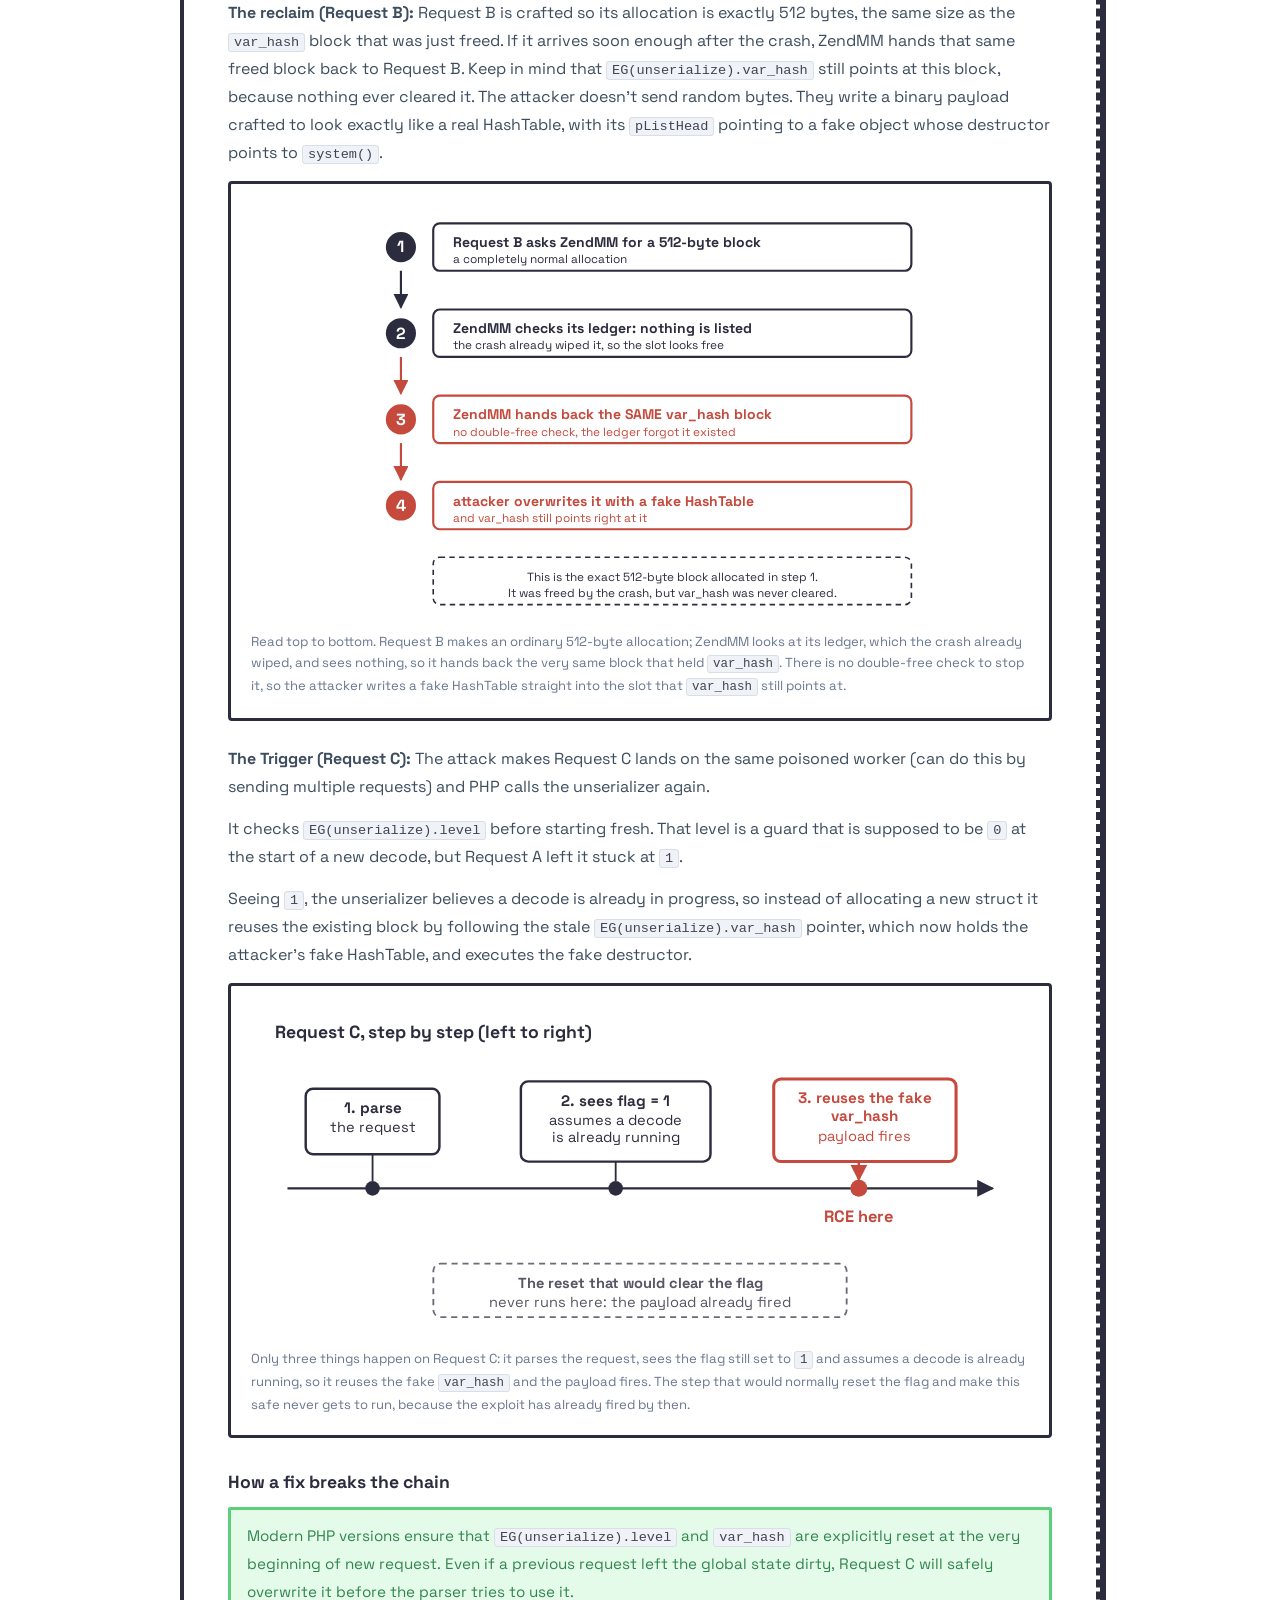
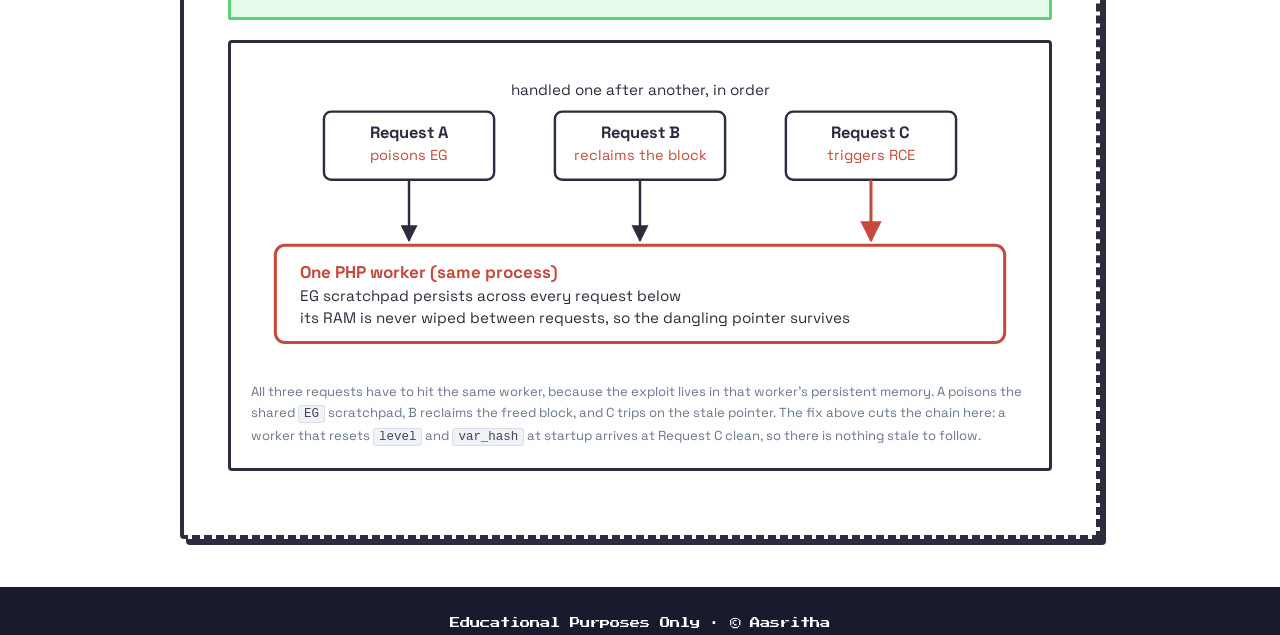
<file: 109619.html>
<!DOCTYPE html>
<html lang="en">
<head>
    <meta charset="UTF-8">
    <meta name="viewport" content="width=device-width, initial-scale=1.0">
    <title>PHP2Shell · CVE-2026-109619</title>
    <link rel="stylesheet" href="assets/style.css">
</head>
<body>
    <header class="site-header">
        <div class="logo">
            <span class="logo-icon">&#9672;</span>
            <span>PHP2Shell &mdash; Memory Corruption Deep Dives</span>
        </div>
        <nav class="nav">
            <a href="index.html">Home</a>
            <a href="109618.html">PHP2Shell &middot; 109618</a>
            <a href="109619.html" class="active">PHP2Shell &middot; 109619</a>
        </nav>
    </header>

    <main class="container">
<section class="hero">
  <h1>PHP2Shell &middot; CVE-2026-109619</h1>
  <p class="subtitle">Deep dive: the stale global state &amp; cross-request use-after-free.</p>
</section>

<div class="report-list">
  <div class="report-entry report-entry-unverified walkthrough" style="flex-direction: column;">
    <div class="card-tag" style="background: var(--muted); color: #fff; margin-bottom: 16px;">CVE-2026-109619</div>
    <h2 class="walk-title">PHP2Shell: The Stale Global State Chain</h2>
    <p class="walk-lead">The idea: trigger a fatal error while PHP is unserializing session data, so the engine skips its cleanup. The worker survives, but its internal state is left pointing at freed memory.</p>

    <!-- Legend: what the colored blocks mean -->
    <div class="mem-legend">
      <div class="legend-item"><span class="swatch mem-free"></span> Free memory</div>
      <div class="legend-item"><span class="swatch mem-reqa"></span> Owned by Request A</div>
      <div class="legend-item"><span class="swatch mem-dangling"></span> Freed, but still pointed to (dangling)</div>
      <div class="legend-item"><span class="swatch mem-reqb"></span> Overwritten by attacker</div>
    </div>

    <!-- Who's who -->
    <div class="lane-tabs">
      <div class="lane-tab lane-attacker"><strong>CLIENT / ATTACKER</strong><br>sends crafted requests</div>
      <div class="lane-tab lane-engine"><strong>PHP ENGINE</strong><br>manages memory (C level)</div>
    </div>

    <!-- Timeline -->
    <div class="stage-track">

      <!-- 1 -->
      <div class="stage stage-attacker">
        <span class="stage-num">1</span>
        <h4><span class="who who-attacker">ATTACKER</span> Send Request A (The Poison)</h4>
        <p>The attacker starts a session that holds serialized data and crafts it so PHP has to unserialize it. To do that, PHP allocates a 512-byte <code>var_hash</code> block as a buffer and keeps a pointer to it so it can find the block again while decoding.</p>
        <p class="mem-note">PHP saves session data to disk as <strong>serialized</strong> text: a flat string that encodes each value's type and contents. When that session is loaded again, PHP has to <strong>unserialize</strong> it, rebuilding the string back into real PHP values and objects. The unserializer runs automatically whenever a session with serialized data is loaded, and it is this step that builds the <code>var_hash</code> block, which is why the attack starts here.</p>
        <div class="mem-block">
          <div class="mem-cell mem-reqa">A</div>
          <div class="mem-cell mem-reqa">A</div>
          <div class="mem-cell mem-reqa">A</div>
          <div class="mem-cell mem-reqa">A</div>
          <div class="mem-cell mem-reqa">A</div>
          <div class="mem-cell mem-reqa">A</div>
          <div class="mem-cell mem-reqa">A</div>
          <div class="mem-cell mem-reqa">A</div>
        </div>
        <div class="mem-label">The var_hash block (512 B): allocated, the unserializer's pointer points here</div>
      </div>

      <!-- 2 -->
      <div class="stage stage-crash">
        <span class="stage-num">2</span>
        <h4><span class="who who-engine">ENGINE</span> Fatal Error &rarr; emergency bailout</h4>
        <p>The attacker builds Request A so that it hits a fatal error while PHP is still unserializing. On a fatal error PHP jumps straight to shutdown, skipping the normal cleanup. 
        </p>
        <p>So the step that would have cleared the pointer to the <code>var_hash</code> block never runs, and that pointer is left behind.</p>
        </p>
      </div>

      <!-- 3 -->
      <div class="stage stage-crash">
        <span class="stage-num">3</span>
        <h4><span class="who who-engine">ENGINE</span> Block freed, but EG survives</h4>
        <p>The Request A exists due to the fatal error. ZendMM wipes its ledger and frees the var_hash block. But because the reset was skipped, the worker's global <code>EG</code> struct still holds the address of the var_hash block. </p>
        <p>The <code>EG</code> is global struct unique to a PHP worker. Recall that a PHP worker is a single threaded process that executes requests one after another. <strong> The PHP worker is now poisoned.</strong></p>
        <div class="mem-block">
          <div class="mem-cell mem-dangling">?</div>
          <div class="mem-cell mem-dangling">?</div>
          <div class="mem-cell mem-dangling">?</div>
          <div class="mem-cell mem-dangling">?</div>
          <div class="mem-cell mem-dangling">?</div>
          <div class="mem-cell mem-dangling">?</div>
          <div class="mem-cell mem-dangling">?</div>
          <div class="mem-cell mem-dangling">?</div>
        </div>
        <div class="mem-label">The var_hash block: freed, yet <code>EG</code> still points here (dangling)</div>
      </div>

      <!-- 4 -->
      <div class="stage stage-attacker">
        <span class="stage-num">4</span>
        <h4><span class="who who-attacker">ATTACKER</span> Send Request B (Reclaim the Block)</h4>
        <p>The attacker sends Request B with a payload of exactly 512 bytes. The timing request B is set such that it is processed immediately after releasing <code>var_hash</code> block.</p> 
        <p>Thus the block is handed straight to Request B and the attacker's fake <code>var_hash</code> data is written directly into the block now.</p>
        <p class="bug-flag"><span class="bug-flag-tag">THE CORE BUG</span> When the fatal error exits, it clears ZendMM's ledger but <strong>not</strong> the global <code>EG</code> struct. ZendMM now thinks the block is free while <code>EG</code> still points at it.</p>
        <p> This is a separate bug from CVE-2026-109618 (which leaves a stale <code>$_SESSION</code> pointer instead), but both land in the same place: a <strong> use-after-free (UAF) </strong>.</p>
        <div class="mem-block">
          <div class="mem-cell mem-reqb">B</div>
          <div class="mem-cell mem-reqb">B</div>
          <div class="mem-cell mem-reqb">B</div>
          <div class="mem-cell mem-reqb">B</div>
          <div class="mem-cell mem-reqb">B</div>
          <div class="mem-cell mem-reqb">B</div>
          <div class="mem-cell mem-reqb">B</div>
          <div class="mem-cell mem-reqb">B</div>
        </div>
        <div class="mem-label">The var_hash block: now filled with attacker data shaped like a fake HashTable</div>
      </div>

      <!-- 5 -->
      <div class="stage stage-engine">
        <span class="stage-num">5</span>
        <h4><span class="who who-engine">ENGINE</span> Request C Arrives (The Trigger)</h4>
        <p>A normal user (or the attacker) sends Request C, which lands on the same poisoned worker. PHP calls the unserializer again, and it checks <code>EG(unserialize).level</code> before starting fresh. That level is a guard that is supposed to be <code>0</code> at the start of a new decode, but Request A left it stuck at <code>1</code>.</p>
        <p>Seeing <code>1</code>, the unserializer believes a decode is already in progress, so instead of allocating a new struct it reuses the existing <code>var_hash</code> block, which is now filled with the attacker's fake data.</p>
      </div>

      <!-- 6 -->
      <div class="stage stage-rce">
        <span class="stage-num">6</span>
        <h4><span class="who who-engine">ENGINE</span> The stale pointer executes</h4>
        <p>The engine blindly follows the stale <code>EG</code> pointer to the var_hash block. It reads the <code>var_hash</code> placed by Request B and executes it. Request C is hijacked before it runs its own code.</p>
        <div class="rce-banner">
          <strong>Remote code execution</strong>
          <span class="cmd">$ system("id")  &rarr;  uid=33(www-data)</span>
        </div>
      </div>

    </div>

    <!-- ============================================================ -->
    <!-- DEEP DIVE                                                     -->
    <!-- ============================================================ -->
    <hr class="deepdive-divider">
    <h2 class="deepdive-title">Deep dive: The architecture of EG &amp; var_hash</h2>

    <div class="dd-section">

    <!-- BACKGROUND: the structs -->
    <div class="dd-primer">
      <div class="primer-head">The C Structs involved</div>
      <dl>
        <dt>EG (Executor Globals)</dt>
        <dd>A massive global C struct created once when the worker starts. It persists across requests. It is <strong>not</strong> tracked by ZendMM.</dd>
        <dt>var_hash (HashTable)</dt>
        <dd>A 512-byte C struct allocated during unserialization to track decoded objects and prevent infinite recursion.</dd>
      </dl>
    </div>

    <!-- PART 1: The Structs -->
    <div class="card-tag blue-tag" style="margin: 28px 0 16px;">PART 1: THE STRUCT DEFINITIONS</div>
    <h2>The two structs this attack hijacks</h2>
    <p class="dd-p">
      Here is a simplified, real-world representation of what the <code>executor_globals</code> struct looks like in the PHP source code (<code>Zend/zend_globals.h</code>):
    </p>

    <div class="dd-diagram">
      <div class="struct-diagram struct-diagram-single">
        <div class="struct-panel">
          <div class="struct-head">struct _zend_executor_globals (EG)</div>
<pre class="struct-code">struct _zend_executor_globals {
  <span class="k">// ... other fields ...</span>
  HashTable *symbol_table;
  zend_execute_data *current_execute_data;

  <span class="k">// THE SERIALIZATION STATE (The 109619 Bug)</span>
  struct {
    int level;              <span class="k">// 0 = idle, 1 = decoding</span>
    HashTable *var_hash;    <span class="k">// Pointer to the 512-byte block</span>
  } unserialize;
};</pre>
        </div>
      </div>
      <div class="dd-diagram-cap">When you see <code>EG(unserialize).var_hash</code>, it is a macro accessing the <code>var_hash</code> pointer inside the <code>unserialize</code> struct inside the global <code>executor_globals</code>.</div>
    </div>

    <p class="dd-p">
      And here is what the <code>var_hash</code> struct (a HashTable) looks like:
    </p>

    <div class="dd-diagram">
      <div class="struct-diagram struct-diagram-single">
        <div class="struct-panel">
          <div class="struct-head">struct _zend_hash_table (var_hash)</div>
<pre class="struct-code">struct _zend_hash_table {
  uint32_t nTableSize;      <span class="k">// Size of the table (512 bytes)</span>
  uint32_t nNumOfElements;  <span class="k">// How many objects tracked</span>
  Bucket *pListHead;        <span class="k">// Pointer to first element</span>
  Bucket *pListTail;        <span class="k">// Pointer to last element</span>
  <span class="k">// ... internal memory management pointers ...</span>
};</pre>
        </div>
      </div>
      <div class="dd-diagram-cap">This is the 512-byte block. The attacker overwrites <code>pListHead</code> to point to a fake object with a destructor.</div>
    </div>

    <!-- PART 2: The Flow -->
    <div class="card-tag red-tag" style="margin: 32px 0 16px;">PART 2: THE EXPLOIT FLOW</div>
    <h2>From a fatal error to a hijacked destructor</h2>
    <p class="dd-p">
      <strong>Normal operation:</strong> During a session decode, PHP creates the <code>var_hash</code> HashTable. It sets <code>EG</code> to point to this <code>var_hash</code> table and sets <code>EG(unserialize).level = 1</code> to mark that a decode is in progress. Usually the <code>PHP_VAR_UNSERIALIZE_DESTROY</code> frees the block and resets <code>EG</code> back to <code>NULL</code> and <code>0</code>.
    </p>
    <p class="dd-p">
      <strong>The poison (Request A):</strong> The attacker triggers a fatal error mid-decode. <code>zend_bailout()</code> jumps straight to shutdown and skips <code>PHP_VAR_UNSERIALIZE_DESTROY</code>. ZendMM still frees the 512-byte block, but <code>EG(unserialize).level</code> stays at <code>1</code> and <code>EG(unserialize).var_hash</code> still points at the freed block.
    </p>
    <figure class="dd-figure">
      <svg viewBox="0 0 640 300" role="img" aria-label="A normal decode ends by running cleanup, which frees the var_hash block, sets the flag to idle and forgets the pointer, so nothing dangles. A fatal error jumps straight past that cleanup, so the block is freed but the flag stays in progress and the pointer still aims at the freed block." xmlns="http://www.w3.org/2000/svg" style="max-width:100%;height:auto;font-family:'Space Grotesk',sans-serif;">
        <defs>
          <marker id="p1-ah" viewBox="0 0 10 10" refX="9" refY="5" markerWidth="7" markerHeight="7" orient="auto-start-reverse">
            <path d="M0,0 L10,5 L0,10 z" fill="currentColor"/>
          </marker>
          <marker id="p1-ah-red" viewBox="0 0 10 10" refX="9" refY="5" markerWidth="7" markerHeight="7" orient="auto-start-reverse">
            <path d="M0,0 L10,5 L0,10 z" fill="#c0392b"/>
          </marker>
        </defs>

        <!-- Normal path (top) -->
        <text x="20" y="28" font-size="14.5" font-weight="700" fill="currentColor">Normal decode ends</text>
        <rect x="20" y="40" width="150" height="44" rx="6" fill="none" stroke="currentColor" stroke-width="2"/>
        <text x="95" y="66" text-anchor="middle" font-size="12.5" fill="currentColor">cleanup runs</text>
        <rect x="220" y="40" width="160" height="44" rx="6" fill="none" stroke="currentColor" stroke-width="2"/>
        <text x="300" y="60" text-anchor="middle" font-size="12.5" fill="currentColor">block freed, flag idle,</text>
        <text x="300" y="74" text-anchor="middle" font-size="12.5" fill="currentColor">pointer forgotten</text>
        <rect x="430" y="40" width="150" height="44" rx="6" fill="none" stroke="currentColor" stroke-width="2"/>
        <text x="505" y="60" text-anchor="middle" font-size="12.5" fill="currentColor">block freed,</text>
        <text x="505" y="74" text-anchor="middle" font-size="12.5" fill="currentColor">nothing points at it</text>
        <line x1="170" y1="62" x2="216" y2="62" stroke="currentColor" stroke-width="2" marker-end="url(#p1-ah)"/>
        <line x1="380" y1="62" x2="426" y2="62" stroke="currentColor" stroke-width="2" marker-end="url(#p1-ah)"/>
        <text x="610" y="66" font-size="15" font-weight="700" fill="currentColor">OK</text>

        <!-- divider -->
        <line x1="20" y1="118" x2="620" y2="118" stroke="currentColor" stroke-width="1" stroke-dasharray="4 4" opacity="0.4"/>

        <!-- Bailout path (bottom) -->
        <text x="20" y="152" font-size="14.5" font-weight="700" fill="#c0392b">Fatal error mid-decode</text>
        <rect x="20" y="166" width="150" height="44" rx="6" fill="none" stroke="#c0392b" stroke-width="2"/>
        <text x="95" y="186" text-anchor="middle" font-size="13" fill="#c0392b">fatal error</text>
        <text x="95" y="200" text-anchor="middle" font-size="13" fill="#c0392b">in Request A</text>
        <rect x="220" y="166" width="160" height="44" rx="6" fill="none" stroke="#c0392b" stroke-width="2" stroke-dasharray="5 4"/>
        <text x="300" y="186" text-anchor="middle" font-size="12.5" fill="#c0392b">cleanup SKIPPED</text>
        <text x="300" y="200" text-anchor="middle" font-size="12.5" fill="#c0392b">flag never reset</text>
        <rect x="430" y="166" width="150" height="44" rx="6" fill="none" stroke="#c0392b" stroke-width="2"/>
        <text x="505" y="182" text-anchor="middle" font-size="12.5" fill="#c0392b">block freed, but</text>
        <text x="505" y="196" text-anchor="middle" font-size="12.5" fill="#c0392b">flag stuck, pointer</text>
        <text x="505" y="208" text-anchor="middle" font-size="12.5" fill="#c0392b">still points at it</text>
        <!-- jump arrow curving over the skipped box -->
        <path d="M170,180 C195,140 365,140 428,180" fill="none" stroke="#c0392b" stroke-width="2.5" marker-end="url(#p1-ah-red)"/>
        <text x="300" y="138" text-anchor="middle" font-size="12" font-weight="700" fill="#c0392b">jumps straight past cleanup</text>

        <!-- dangling pointer indicator -->
        <text x="505" y="238" text-anchor="middle" font-size="12.5" font-weight="700" fill="#c0392b">dangling pointer</text>
        <line x1="505" y1="210" x2="505" y2="224" stroke="#c0392b" stroke-width="2" marker-end="url(#p1-ah-red)"/>
      </svg>
      <figcaption class="dd-figure-cap">A normal decode ends by running cleanup, which frees the block, sets the flag back to idle and forgets the pointer. A fatal error jumps straight past that step, so the block is still freed, but the flag stays stuck and the pointer keeps aiming at dead memory.</figcaption>
    </figure>
    <p class="dd-p">
      <strong>The reclaim (Request B):</strong> Request B is crafted so its allocation is exactly 512 bytes, the same size as the <code>var_hash</code> block that was just freed. If it arrives soon enough after the crash, ZendMM hands that same freed block back to Request B. Keep in mind that <code>EG(unserialize).var_hash</code> still points at this block, because nothing ever cleared it. The attacker doesn't send random bytes. They write a binary payload crafted to look exactly like a real HashTable, with its <code>pListHead</code> pointing to a fake object whose destructor points to <code>system()</code>.
    </p>
    <figure class="dd-figure">
      <svg viewBox="0 0 520 384" role="img" aria-label="A four-step vertical flow. Step 1: Request B asks ZendMM for a 512-byte block. Step 2: ZendMM checks its ledger, which the crash wiped clean, so the var_hash block is no longer listed and looks free. Step 3: ZendMM hands that exact freed block back, with no double-free check. Step 4: the attacker overwrites it with a fake HashTable, in the block that var_hash still points at." xmlns="http://www.w3.org/2000/svg" style="max-width:560px;width:100%;height:auto;margin:0 auto;font-family:'Space Grotesk',sans-serif;">
        <defs>
          <marker id="p2-ah" viewBox="0 0 10 10" refX="9" refY="5" markerWidth="7" markerHeight="7" orient="auto-start-reverse">
            <path d="M0,0 L10,5 L0,10 z" fill="currentColor"/>
          </marker>
          <marker id="p2-ah-red" viewBox="0 0 10 10" refX="9" refY="5" markerWidth="7" markerHeight="7" orient="auto-start-reverse">
            <path d="M0,0 L10,5 L0,10 z" fill="#c0392b"/>
          </marker>
        </defs>

        <!-- step 1 -->
        <circle cx="38" cy="40" r="14" fill="currentColor"/>
        <text x="38" y="45" text-anchor="middle" font-size="15" font-weight="700" fill="#fff">1</text>
        <rect x="68" y="18" width="444" height="44" rx="6" fill="none" stroke="currentColor" stroke-width="2"/>
        <text x="86" y="40" font-size="13" font-weight="700" fill="currentColor">Request B asks ZendMM for a 512-byte block</text>
        <text x="86" y="55" font-size="11" fill="currentColor">a completely normal allocation</text>
        <line x1="38" y1="62" x2="38" y2="96" stroke="currentColor" stroke-width="2" marker-end="url(#p2-ah)"/>

        <!-- step 2 -->
        <circle cx="38" cy="120" r="14" fill="currentColor"/>
        <text x="38" y="125" text-anchor="middle" font-size="15" font-weight="700" fill="#fff">2</text>
        <rect x="68" y="98" width="444" height="44" rx="6" fill="none" stroke="currentColor" stroke-width="2"/>
        <text x="86" y="120" font-size="13" font-weight="700" fill="currentColor">ZendMM checks its ledger: nothing is listed</text>
        <text x="86" y="135" font-size="11" fill="currentColor">the crash already wiped it, so the slot looks free</text>
        <line x1="38" y1="142" x2="38" y2="176" stroke="#c0392b" stroke-width="2" marker-end="url(#p2-ah-red)"/>

        <!-- step 3 -->
        <circle cx="38" cy="200" r="14" fill="#c0392b"/>
        <text x="38" y="205" text-anchor="middle" font-size="15" font-weight="700" fill="#fff">3</text>
        <rect x="68" y="178" width="444" height="44" rx="6" fill="none" stroke="#c0392b" stroke-width="2"/>
        <text x="86" y="200" font-size="13" font-weight="700" fill="#c0392b">ZendMM hands back the SAME var_hash block</text>
        <text x="86" y="215" font-size="11" fill="#c0392b">no double-free check, the ledger forgot it existed</text>
        <line x1="38" y1="222" x2="38" y2="256" stroke="#c0392b" stroke-width="2" marker-end="url(#p2-ah-red)"/>

        <!-- step 4 -->
        <circle cx="38" cy="280" r="14" fill="#c0392b"/>
        <text x="38" y="285" text-anchor="middle" font-size="15" font-weight="700" fill="#fff">4</text>
        <rect x="68" y="258" width="444" height="44" rx="6" fill="none" stroke="#c0392b" stroke-width="2"/>
        <text x="86" y="280" font-size="13" font-weight="700" fill="#c0392b">attacker overwrites it with a fake HashTable</text>
        <text x="86" y="295" font-size="11" fill="#c0392b">and var_hash still points right at it</text>

        <!-- footnote: same block as step 1 -->
        <rect x="68" y="328" width="444" height="44" rx="6" fill="none" stroke="currentColor" stroke-width="1.5" stroke-dasharray="5 4"/>
        <text x="290" y="350" text-anchor="middle" font-size="11" fill="currentColor">This is the exact 512-byte block allocated in step 1.</text>
        <text x="290" y="365" text-anchor="middle" font-size="11" fill="currentColor">It was freed by the crash, but var_hash was never cleared.</text>
      </svg>
      <figcaption class="dd-figure-cap">Read top to bottom. Request B makes an ordinary 512-byte allocation; ZendMM looks at its ledger, which the crash already wiped, and sees nothing, so it hands back the very same block that held <code>var_hash</code>. There is no double-free check to stop it, so the attacker writes a fake HashTable straight into the slot that <code>var_hash</code> still points at.</figcaption>
    </figure>
    <p class="dd-p">
      <strong>The Trigger (Request C):</strong> The attack makes Request C lands on the same poisoned worker (can do this by sending multiple requests) and PHP calls the unserializer again.</p>
      <p class="dd-p"> It checks <code>EG(unserialize).level</code> before starting fresh. That level is a guard that is supposed to be <code>0</code> at the start of a new decode, but Request A left it stuck at <code>1</code>. </p>
      <p class="dd-p"> Seeing <code>1</code>, the unserializer believes a decode is already in progress, so instead of allocating a new struct it reuses the existing block by following the stale <code>EG(unserialize).var_hash</code> pointer, which now holds the attacker's fake HashTable, and executes the fake destructor.
    </p>
    <figure class="dd-figure">
      <svg viewBox="0 0 640 270" role="img" aria-label="Request C runs three steps in order: parse the HTTP request, the unserializer sees the leftover flag set to 1 and assumes a decode is already in progress, so it reuses the existing var_hash and the payload fires. That is remote code execution. The reset that would clear the flag never runs on this request, because the payload has already fired." xmlns="http://www.w3.org/2000/svg" style="max-width:100%;height:auto;font-family:'Space Grotesk',sans-serif;">
        <defs>
          <marker id="p3-ah" viewBox="0 0 10 10" refX="9" refY="5" markerWidth="7" markerHeight="7" orient="auto-start-reverse">
            <path d="M0,0 L10,5 L0,10 z" fill="currentColor"/>
          </marker>
          <marker id="p3-ah-red" viewBox="0 0 10 10" refX="9" refY="5" markerWidth="7" markerHeight="7" orient="auto-start-reverse">
            <path d="M0,0 L10,5 L0,10 z" fill="#c0392b"/>
          </marker>
        </defs>

        <text x="20" y="26" font-size="14.5" font-weight="700" fill="currentColor">Request C, step by step (left to right)</text>

        <!-- timeline baseline -->
        <line x1="30" y1="150" x2="610" y2="150" stroke="currentColor" stroke-width="2" marker-end="url(#p3-ah)"/>

        <!-- step 1 -->
        <circle cx="100" cy="150" r="6" fill="currentColor"/>
        <rect x="45" y="68" width="110" height="54" rx="6" fill="none" stroke="currentColor" stroke-width="2"/>
        <text x="100" y="88" text-anchor="middle" font-size="12.5" font-weight="700" fill="currentColor">1. parse</text>
        <text x="100" y="104" text-anchor="middle" font-size="12" fill="currentColor">the request</text>
        <line x1="100" y1="122" x2="100" y2="144" stroke="currentColor" stroke-width="1.5"/>

        <!-- step 2 -->
        <circle cx="300" cy="150" r="6" fill="currentColor"/>
        <rect x="222" y="62" width="156" height="66" rx="6" fill="none" stroke="currentColor" stroke-width="2"/>
        <text x="300" y="82" text-anchor="middle" font-size="12.5" font-weight="700" fill="currentColor">2. sees flag = 1</text>
        <text x="300" y="98" text-anchor="middle" font-size="12" fill="currentColor">assumes a decode</text>
        <text x="300" y="112" text-anchor="middle" font-size="12" fill="currentColor">is already running</text>
        <line x1="300" y1="128" x2="300" y2="144" stroke="currentColor" stroke-width="1.5"/>

        <!-- step 3 (the fire) -->
        <circle cx="500" cy="150" r="7" fill="#c0392b"/>
        <rect x="430" y="60" width="150" height="68" rx="6" fill="none" stroke="#c0392b" stroke-width="2.5"/>
        <text x="505" y="80" text-anchor="middle" font-size="12.5" font-weight="700" fill="#c0392b">3. reuses the fake</text>
        <text x="505" y="95" text-anchor="middle" font-size="12.5" font-weight="700" fill="#c0392b">var_hash</text>
        <text x="505" y="111" text-anchor="middle" font-size="12" fill="#c0392b">payload fires</text>
        <line x1="500" y1="128" x2="500" y2="143" stroke="#c0392b" stroke-width="2" marker-end="url(#p3-ah-red)"/>
        <text x="500" y="178" text-anchor="middle" font-size="13.5" font-weight="700" fill="#c0392b">RCE here</text>

        <!-- the reset that never gets to run -->
        <rect x="150" y="212" width="340" height="44" rx="6" fill="none" stroke="currentColor" stroke-width="1.5" stroke-dasharray="5 4" opacity="0.7"/>
        <text x="320" y="232" text-anchor="middle" font-size="12" font-weight="700" fill="currentColor" opacity="0.8">The reset that would clear the flag</text>
        <text x="320" y="248" text-anchor="middle" font-size="12" fill="currentColor" opacity="0.8">never runs here: the payload already fired</text>
      </svg>
      <figcaption class="dd-figure-cap">Only three things happen on Request C: it parses the request, sees the flag still set to <code>1</code> and assumes a decode is already running, so it reuses the fake <code>var_hash</code> and the payload fires. The step that would normally reset the flag and make this safe never gets to run, because the exploit has already fired by then.</figcaption>
    </figure>

    <h3 style="margin: 32px 0 12px;">How a fix breaks the chain</h3>
    <div class="alert" style="background: #e3fbe9; border-color: var(--green); color: #1f7a3d;">
      Modern PHP versions ensure that <code>EG(unserialize).level</code> and <code>var_hash</code> are explicitly reset at the very beginning of new request. Even if a previous request left the global state dirty, Request C will safely overwrite it before the parser tries to use it.
    </div>

    <figure class="dd-figure">
      <svg viewBox="0 0 640 250" role="img" aria-label="One PHP worker handles Request A, B and C in sequence. Its EG scratchpad persists across all three. Request A poisons it, Request B reclaims the freed block, and Request C triggers it, all on the same worker whose memory never resets between requests unless the fix is present." xmlns="http://www.w3.org/2000/svg" style="max-width:100%;height:auto;font-family:'Space Grotesk',sans-serif;">
        <defs>
          <marker id="p4-ah" viewBox="0 0 10 10" refX="9" refY="5" markerWidth="7" markerHeight="7" orient="auto-start-reverse">
            <path d="M0,0 L10,5 L0,10 z" fill="currentColor"/>
          </marker>
          <marker id="p4-ah-red" viewBox="0 0 10 10" refX="9" refY="5" markerWidth="7" markerHeight="7" orient="auto-start-reverse">
            <path d="M0,0 L10,5 L0,10 z" fill="#c0392b"/>
          </marker>
        </defs>

        <!-- the persistent worker as a long container -->
        <rect x="20" y="150" width="600" height="80" rx="8" fill="none" stroke="#c0392b" stroke-width="2.5"/>
        <text x="40" y="177" font-size="14" font-weight="700" fill="#c0392b">One PHP worker (same process)</text>
        <text x="40" y="196" font-size="12.5" fill="currentColor">EG scratchpad persists across every request below</text>
        <text x="40" y="214" font-size="12.5" fill="currentColor">its RAM is never wiped between requests, so the dangling pointer survives</text>

        <!-- three incoming requests landing on the worker -->
        <!-- A -->
        <rect x="60" y="40" width="140" height="56" rx="6" fill="none" stroke="currentColor" stroke-width="2"/>
        <text x="130" y="62" text-anchor="middle" font-size="13.5" font-weight="700" fill="currentColor">Request A</text>
        <text x="130" y="80" text-anchor="middle" font-size="12" fill="#c0392b">poisons EG</text>
        <line x1="130" y1="96" x2="130" y2="146" stroke="currentColor" stroke-width="2" marker-end="url(#p4-ah)"/>

        <!-- B -->
        <rect x="250" y="40" width="140" height="56" rx="6" fill="none" stroke="currentColor" stroke-width="2"/>
        <text x="320" y="62" text-anchor="middle" font-size="13.5" font-weight="700" fill="currentColor">Request B</text>
        <text x="320" y="80" text-anchor="middle" font-size="12" fill="#c0392b">reclaims the block</text>
        <line x1="320" y1="96" x2="320" y2="146" stroke="currentColor" stroke-width="2" marker-end="url(#p4-ah)"/>

        <!-- C -->
        <rect x="440" y="40" width="140" height="56" rx="6" fill="none" stroke="currentColor" stroke-width="2"/>
        <text x="510" y="62" text-anchor="middle" font-size="13.5" font-weight="700" fill="currentColor">Request C</text>
        <text x="510" y="80" text-anchor="middle" font-size="12" fill="#c0392b">triggers RCE</text>
        <line x1="510" y1="96" x2="510" y2="146" stroke="#c0392b" stroke-width="2.5" marker-end="url(#p4-ah-red)"/>

        <!-- sequence note across the top -->
        <text x="320" y="26" text-anchor="middle" font-size="12.5" fill="currentColor">handled one after another, in order</text>
      </svg>
      <figcaption class="dd-figure-cap">All three requests have to hit the same worker, because the exploit lives in that worker's persistent memory. A poisons the shared <code>EG</code> scratchpad, B reclaims the freed block, and C trips on the stale pointer. The fix above cuts the chain here: a worker that resets <code>level</code> and <code>var_hash</code> at startup arrives at Request C clean, so there is nothing stale to follow.</figcaption>
    </figure>

    </div><!-- /.dd-section -->

  </div>
</div>

    </main>

    <footer class="site-footer">
        <p>Educational Purposes Only &middot; &copy; Aasritha</p>
    </footer>
</body>
</html>
</file>
<file: assets/style.css>
@import url('https://fonts.googleapis.com/css2?family=Press+Start+2p&family=Space+Grotesk:wght@400;500;700&display=swap');

:root {
  --sky-top: #4fc3f7;
  --sky-bottom: #e1f5fe;
  --surface: #ffffff;
  --border: #1a1a2e;
  --text: #1a1a2e;
  --muted: #5c6b85;
  --accent: #3b7dd8; /* bright arcade blue */
  --red: #ff4d4d;
  --yellow: #ffd93d;
  --green: #4ecb71;
  --radius: 4px; /* kept small and square-ish for a pixel feel */
  --pixel: 4px; /* unit for stepped borders/shadows */
}

* { box-sizing: border-box; margin: 0; padding: 0; }

body {
  font-family: "Press Start 2p", ui-monospace, "Courier New", monospace;
  background: linear-gradient(180deg, var(--sky-top) 0%, var(--sky-bottom) 55%);
  background-attachment: fixed;
  color: var(--text);
  line-height: 1.6;
  min-height: 100vh;
  display: flex;
  flex-direction: column;
  font-size: 14px;
}

/* Pixel border helper: hard square steps instead of smooth borders/shadows */
.pixel-border {
  border: var(--pixel) solid var(--border);
  box-shadow:
    inset 0 0 0 var(--pixel) #fff,
    4px 4px 0 var(--border);
}

/* Header */
.site-header {
  display: flex; justify-content: space-between; align-items: center;
  padding: 16px 32px; border-bottom: var(--pixel) solid var(--border);
  background: var(--surface);
  position: sticky; top: 0; z-index: 10;
}
.logo { display: flex; align-items: center; gap: 10px; font-size: 0.9rem; color: var(--accent); }
.logo-icon { font-size: 1.2rem; }
.nav { display: flex; gap: 8px; }
.nav a {
  color: var(--muted); text-decoration: none; padding: 8px 12px;
  border: 2px solid transparent; font-size: 0.7rem; transition: 0.1s;
}
.nav a:hover, .nav a.active {
  color: var(--border); background: var(--yellow); border: 2px solid var(--border);
  box-shadow: 2px 2px 0 var(--border);
}

/* Layout */
.container { max-width: 1200px; margin: 0 auto; padding: 48px 24px; flex: 1; width: 100%; }
.hero { margin-bottom: 48px; text-align: center; }
.hero h1 {
  font-size: 1.8rem; color: var(--surface); letter-spacing: 0.02em;
  text-shadow: 3px 3px 0 var(--border);
}
.subtitle { color: var(--border); margin-top: 16px; font-size: 0.8rem; }

/* Gallery grid */
.gallery-grid {
  display: grid;
  grid-template-columns: repeat(2, minmax(280px, 380px));
  gap: 28px;
  justify-content: center;
}
@media (max-width: 680px) {
  .gallery-grid { grid-template-columns: minmax(280px, 420px); }
}

.gallery-card {
  background: var(--surface);
  border: var(--pixel) solid var(--border);
  box-shadow: 6px 6px 0 var(--border);
  border-radius: var(--radius);
  overflow: hidden;
  text-decoration: none;
  color: var(--text);
  transition: transform 0.1s steps(2), box-shadow 0.1s steps(2);
  display: flex;
  flex-direction: column;
}

/* Chunky, step-y hover instead of a smooth lift */
.gallery-card:hover {
  transform: translate(-3px, -3px);
  box-shadow: 9px 9px 0 var(--border);
}

.image-wrapper {
  width: 100%;
  height: 170px;
  position: relative;
  display: flex;
  align-items: center;
  justify-content: center;
  overflow: hidden;
  border-bottom: var(--pixel) solid var(--border);
  background-image:
    linear-gradient(90deg, rgba(0,0,0,0.04) 1px, transparent 1px),
    linear-gradient(180deg, rgba(0,0,0,0.04) 1px, transparent 1px);
  background-size: 16px 16px;
}
.image-wrapper.red-bg { background-color: #ffe4e4; }
.image-wrapper.blue-bg { background-color: #e1f0ff; }
.image-wrapper.yellow-bg { background-color: #fff6d9; }
.image-wrapper.green-bg { background-color: #e2f7ea; }

/* Icon badge standing in for sprite art: a big pixel glyph, no external images */
.pixel-icon {
  width: 96px;
  height: 96px;
  display: flex;
  align-items: center;
  justify-content: center;
  font-size: 2.6rem;
  font-family: ui-monospace, monospace;
  background: var(--surface);
  border: var(--pixel) solid var(--border);
  box-shadow: 4px 4px 0 var(--border);
  image-rendering: pixelated;
  transition: transform 0.15s steps(2);
}
.gallery-card:hover .pixel-icon {
  transform: translateY(-6px) scale(1.05);
}

/* Pixel-grid sprites: one box-shadow per "pixel" on an 8x8 grid, each cell
   --px square. True blocky pixel art, no external image files, no emoji. */
.sprite {
  --px: 4px;
  display: block;
  width: var(--px);
  height: var(--px);
  position: relative;
  left: calc(var(--px) * -1.5);
  top: calc(var(--px) * -1.5);
}

.sprite-lock {
  background: transparent;
  box-shadow:
    /* shackle */
    calc(var(--px)*2) 0 0 var(--border),
    calc(var(--px)*3) 0 0 var(--border),
    calc(var(--px)*1) calc(var(--px)*1) 0 var(--border),
    calc(var(--px)*4) calc(var(--px)*1) 0 var(--border),
    calc(var(--px)*1) calc(var(--px)*2) 0 var(--border),
    calc(var(--px)*4) calc(var(--px)*2) 0 var(--border),
    /* body */
    0 calc(var(--px)*3) 0 var(--border),
    calc(var(--px)*1) calc(var(--px)*3) 0 var(--yellow),
    calc(var(--px)*2) calc(var(--px)*3) 0 var(--yellow),
    calc(var(--px)*3) calc(var(--px)*3) 0 var(--yellow),
    calc(var(--px)*4) calc(var(--px)*3) 0 var(--yellow),
    calc(var(--px)*5) calc(var(--px)*3) 0 var(--border),
    0 calc(var(--px)*4) 0 var(--border),
    calc(var(--px)*1) calc(var(--px)*4) 0 var(--yellow),
    calc(var(--px)*2) calc(var(--px)*4) 0 var(--border),
    calc(var(--px)*3) calc(var(--px)*4) 0 var(--border),
    calc(var(--px)*4) calc(var(--px)*4) 0 var(--yellow),
    calc(var(--px)*5) calc(var(--px)*4) 0 var(--border),
    0 calc(var(--px)*5) 0 var(--border),
    calc(var(--px)*1) calc(var(--px)*5) 0 var(--yellow),
    calc(var(--px)*2) calc(var(--px)*5) 0 var(--yellow),
    calc(var(--px)*3) calc(var(--px)*5) 0 var(--yellow),
    calc(var(--px)*4) calc(var(--px)*5) 0 var(--yellow),
    calc(var(--px)*5) calc(var(--px)*5) 0 var(--border),
    0 calc(var(--px)*6) 0 var(--border),
    calc(var(--px)*1) calc(var(--px)*6) 0 var(--border),
    calc(var(--px)*2) calc(var(--px)*6) 0 var(--border),
    calc(var(--px)*3) calc(var(--px)*6) 0 var(--border),
    calc(var(--px)*4) calc(var(--px)*6) 0 var(--border),
    calc(var(--px)*5) calc(var(--px)*6) 0 var(--border);
}

.sprite-bolt {
  background: transparent;
  box-shadow:
    calc(var(--px)*3) 0 0 var(--accent),
    calc(var(--px)*4) 0 0 var(--accent),
    calc(var(--px)*2) calc(var(--px)*1) 0 var(--accent),
    calc(var(--px)*3) calc(var(--px)*1) 0 var(--accent),
    calc(var(--px)*4) calc(var(--px)*1) 0 var(--border),
    calc(var(--px)*1) calc(var(--px)*2) 0 var(--accent),
    calc(var(--px)*2) calc(var(--px)*2) 0 var(--accent),
    calc(var(--px)*3) calc(var(--px)*2) 0 var(--border),
    0 calc(var(--px)*3) 0 var(--accent),
    calc(var(--px)*1) calc(var(--px)*3) 0 var(--accent),
    calc(var(--px)*2) calc(var(--px)*3) 0 var(--border),
    calc(var(--px)*3) calc(var(--px)*3) 0 var(--border),
    calc(var(--px)*4) calc(var(--px)*3) 0 var(--border),
    calc(var(--px)*5) calc(var(--px)*3) 0 var(--border),
    calc(var(--px)*2) calc(var(--px)*4) 0 var(--accent),
    calc(var(--px)*3) calc(var(--px)*4) 0 var(--accent),
    calc(var(--px)*4) calc(var(--px)*4) 0 var(--border),
    calc(var(--px)*1) calc(var(--px)*5) 0 var(--accent),
    calc(var(--px)*2) calc(var(--px)*5) 0 var(--accent),
    calc(var(--px)*3) calc(var(--px)*5) 0 var(--border),
    calc(var(--px)*1) calc(var(--px)*6) 0 var(--accent),
    calc(var(--px)*2) calc(var(--px)*6) 0 var(--border);
}

.sprite-folder {
  background: transparent;
  box-shadow:
    0 calc(var(--px)*1) 0 var(--border),
    calc(var(--px)*1) calc(var(--px)*1) 0 var(--border),
    calc(var(--px)*2) calc(var(--px)*1) 0 var(--border),
    0 calc(var(--px)*2) 0 var(--border),
    calc(var(--px)*1) calc(var(--px)*2) 0 var(--yellow),
    calc(var(--px)*2) calc(var(--px)*2) 0 var(--yellow),
    calc(var(--px)*3) calc(var(--px)*2) 0 var(--yellow),
    calc(var(--px)*4) calc(var(--px)*2) 0 var(--yellow),
    calc(var(--px)*5) calc(var(--px)*2) 0 var(--yellow),
    calc(var(--px)*6) calc(var(--px)*2) 0 var(--border),
    0 calc(var(--px)*3) 0 var(--border),
    calc(var(--px)*1) calc(var(--px)*3) 0 var(--yellow),
    calc(var(--px)*2) calc(var(--px)*3) 0 var(--yellow),
    calc(var(--px)*3) calc(var(--px)*3) 0 var(--yellow),
    calc(var(--px)*4) calc(var(--px)*3) 0 var(--yellow),
    calc(var(--px)*5) calc(var(--px)*3) 0 var(--yellow),
    calc(var(--px)*6) calc(var(--px)*3) 0 var(--border),
    0 calc(var(--px)*4) 0 var(--border),
    calc(var(--px)*1) calc(var(--px)*4) 0 var(--yellow),
    calc(var(--px)*2) calc(var(--px)*4) 0 var(--yellow),
    calc(var(--px)*3) calc(var(--px)*4) 0 var(--yellow),
    calc(var(--px)*4) calc(var(--px)*4) 0 var(--yellow),
    calc(var(--px)*5) calc(var(--px)*4) 0 var(--yellow),
    calc(var(--px)*6) calc(var(--px)*4) 0 var(--border),
    0 calc(var(--px)*5) 0 var(--border),
    calc(var(--px)*1) calc(var(--px)*5) 0 var(--border),
    calc(var(--px)*2) calc(var(--px)*5) 0 var(--border),
    calc(var(--px)*3) calc(var(--px)*5) 0 var(--border),
    calc(var(--px)*4) calc(var(--px)*5) 0 var(--border),
    calc(var(--px)*5) calc(var(--px)*5) 0 var(--border),
    calc(var(--px)*6) calc(var(--px)*5) 0 var(--border);
}

.pixel-icon .sprite { --px: 6px; }

.sprite-star {
  background: transparent;
  box-shadow:
    calc(var(--px)*3) 0 0 var(--yellow),
    calc(var(--px)*2) calc(var(--px)*1) 0 var(--yellow),
    calc(var(--px)*3) calc(var(--px)*1) 0 var(--yellow),
    calc(var(--px)*4) calc(var(--px)*1) 0 var(--yellow),
    0 calc(var(--px)*2) 0 var(--yellow),
    calc(var(--px)*1) calc(var(--px)*2) 0 var(--yellow),
    calc(var(--px)*2) calc(var(--px)*2) 0 var(--yellow),
    calc(var(--px)*3) calc(var(--px)*2) 0 var(--yellow),
    calc(var(--px)*4) calc(var(--px)*2) 0 var(--yellow),
    calc(var(--px)*5) calc(var(--px)*2) 0 var(--yellow),
    calc(var(--px)*6) calc(var(--px)*2) 0 var(--yellow),
    calc(var(--px)*1) calc(var(--px)*3) 0 var(--yellow),
    calc(var(--px)*2) calc(var(--px)*3) 0 var(--yellow),
    calc(var(--px)*3) calc(var(--px)*3) 0 var(--yellow),
    calc(var(--px)*4) calc(var(--px)*3) 0 var(--yellow),
    calc(var(--px)*5) calc(var(--px)*3) 0 var(--yellow),
    calc(var(--px)*1) calc(var(--px)*4) 0 var(--yellow),
    calc(var(--px)*2) calc(var(--px)*4) 0 var(--yellow),
    calc(var(--px)*4) calc(var(--px)*4) 0 var(--yellow),
    calc(var(--px)*5) calc(var(--px)*4) 0 var(--yellow),
    0 calc(var(--px)*5) 0 var(--yellow),
    calc(var(--px)*1) calc(var(--px)*5) 0 var(--yellow),
    calc(var(--px)*5) calc(var(--px)*5) 0 var(--yellow),
    calc(var(--px)*6) calc(var(--px)*5) 0 var(--yellow);
}

/* Cute post-login welcome screen */
.welcome-card {
  max-width: 440px;
  margin: 24px auto 0;
  background: var(--surface);
  padding: 48px 36px;
  border-radius: var(--radius);
  border: var(--pixel) solid var(--border);
  box-shadow: 6px 6px 0 var(--border);
  text-align: center;
}
.welcome-icon {
  width: 96px;
  height: 96px;
  margin: 0 auto 28px;
  display: flex;
  align-items: center;
  justify-content: center;
  background: #fff6d9;
  border: var(--pixel) solid var(--border);
  box-shadow: 4px 4px 0 var(--border);
  animation: welcome-bob 1.6s steps(4) infinite;
}
.welcome-icon .sprite { --px: 7px; }
@keyframes welcome-bob {
  0%, 100% { transform: translateY(0); }
  50% { transform: translateY(-6px); }
}
.welcome-title { font-size: 1.1rem; line-height: 1.6; margin-bottom: 14px; }
.welcome-subtitle { font-size: 0.75rem; color: var(--muted); margin-bottom: 32px; line-height: 1.7; }

/* Pixel warning/bug sprite for XSS entries */
.sprite-warning {
  background: transparent;
  box-shadow:
    calc(var(--px)*3) 0 0 var(--border),
    calc(var(--px)*2) calc(var(--px)*1) 0 var(--border),
    calc(var(--px)*4) calc(var(--px)*1) 0 var(--border),
    calc(var(--px)*1) calc(var(--px)*2) 0 var(--border),
    calc(var(--px)*2) calc(var(--px)*2) 0 var(--yellow),
    calc(var(--px)*3) calc(var(--px)*2) 0 var(--yellow),
    calc(var(--px)*4) calc(var(--px)*2) 0 var(--yellow),
    calc(var(--px)*5) calc(var(--px)*2) 0 var(--border),
    0 calc(var(--px)*3) 0 var(--border),
    calc(var(--px)*1) calc(var(--px)*3) 0 var(--yellow),
    calc(var(--px)*2) calc(var(--px)*3) 0 var(--yellow),
    calc(var(--px)*3) calc(var(--px)*3) 0 var(--border),
    calc(var(--px)*4) calc(var(--px)*3) 0 var(--yellow),
    calc(var(--px)*5) calc(var(--px)*3) 0 var(--yellow),
    calc(var(--px)*6) calc(var(--px)*3) 0 var(--border),
    0 calc(var(--px)*4) 0 var(--border),
    calc(var(--px)*1) calc(var(--px)*4) 0 var(--yellow),
    calc(var(--px)*2) calc(var(--px)*4) 0 var(--yellow),
    calc(var(--px)*3) calc(var(--px)*4) 0 var(--border),
    calc(var(--px)*4) calc(var(--px)*4) 0 var(--yellow),
    calc(var(--px)*5) calc(var(--px)*4) 0 var(--yellow),
    calc(var(--px)*6) calc(var(--px)*4) 0 var(--border),
    calc(var(--px)*1) calc(var(--px)*5) 0 var(--border),
    calc(var(--px)*2) calc(var(--px)*5) 0 var(--yellow),
    calc(var(--px)*3) calc(var(--px)*5) 0 var(--border),
    calc(var(--px)*4) calc(var(--px)*5) 0 var(--yellow),
    calc(var(--px)*5) calc(var(--px)*5) 0 var(--border),
    calc(var(--px)*2) calc(var(--px)*6) 0 var(--border),
    calc(var(--px)*3) calc(var(--px)*6) 0 var(--border),
    calc(var(--px)*4) calc(var(--px)*6) 0 var(--border);
}

/* Vulnerability report page */
.report-list { display: flex; flex-direction: column; gap: 32px; max-width: 800px; margin: 0 auto; }

.report-entry {
  display: flex;
  gap: 24px;
  align-items: flex-start;
  background: var(--surface);
  padding: 28px;
  border: var(--pixel) solid var(--border);
  border-radius: var(--radius);
  box-shadow: 6px 6px 0 var(--border);
}
.report-entry-red { border-left-width: 10px; border-left-color: var(--red); }
.report-entry-yellow { border-left-width: 10px; border-left-color: var(--yellow); }
.report-entry-blue { border-left-width: 10px; border-left-color: var(--accent); }

.report-icon {
  flex-shrink: 0;
  width: 64px;
  height: 64px;
  display: flex;
  align-items: center;
  justify-content: center;
  background: #f4f7fb;
  border: 3px solid var(--border);
  box-shadow: 3px 3px 0 var(--border);
}
.report-icon .sprite { --px: 4px; }

.report-body { flex: 1; min-width: 0; }
.report-body h2 { font-size: 1rem; margin: 14px 0 12px; }
.report-body p { font-size: 0.78rem; line-height: 1.9; margin-bottom: 18px; color: var(--text); }
.report-body code {
  background: #f4f7fb; border: 2px solid var(--border); padding: 1px 6px;
  font-family: ui-monospace, monospace; color: var(--border); font-size: 0.75rem;
}

.alert-red { background: #ffe9e9; border-color: var(--red); color: #a33131; margin-bottom: 0; }
.alert-yellow { background: #fff6d9; border-color: var(--yellow); color: var(--border); margin-bottom: 0; }
.alert-blue { background: #e1f0ff; border-color: var(--accent); color: var(--border); margin-bottom: 0; }

.report-body .section-label { display: block; margin-bottom: 6px; font-size: 0.75rem; }
.report-body .code-block {
  display: block;
  background: var(--border);
  color: #f4f7fb;
  padding: 12px 14px;
  margin: 4px 0 16px;
  border-radius: 2px;
  font-family: ui-monospace, monospace;
  font-size: 0.72rem;
  line-height: 1.7;
  overflow-x: auto;
  white-space: pre;
}
.report-body .fix-list { margin: 0 0 16px 18px; font-size: 0.78rem; line-height: 1.9; }

/* Unverified / illustrative entries: visually distinct from confirmed findings */
.report-entry-unverified {
  border-style: dashed;
  border-left-style: solid;
  opacity: 0.92;
}
.unverified-banner {
  display: flex;
  align-items: center;
  gap: 10px;
  background: repeating-linear-gradient(
    45deg, #fff6d9, #fff6d9 10px, #ffecb3 10px, #ffecb3 20px
  );
  border: 3px solid var(--border);
  color: var(--border);
  padding: 10px 14px;
  margin-bottom: 18px;
  font-size: 0.7rem;
  line-height: 1.6;
}
.unverified-banner strong { white-space: nowrap; }
.flow-diagram {
  font-size: 0.62rem;
  line-height: 1.6;
  background: var(--border);
  color: #f4f7fb;
  padding: 16px;
  overflow-x: auto;
  margin-bottom: 16px;
}
.flow-diagram pre { font-family: ui-monospace, monospace; white-space: pre; margin: 0; }

/* ======================================================================
   Illustrative OOM walkthrough components  (pixel-art style)
   Tweaks vs. first version: wider box, dulled colors, bigger step gaps.
   ====================================================================== */

/* Wider white box + more inner room */
.report-list:has(.walkthrough) { max-width: 920px; }
.walkthrough { padding: 40px 44px; }

/* Legend showing what each memory-block color means */
.mem-legend {
  display: flex; flex-wrap: wrap; gap: 14px;
  margin: 0 0 28px; padding: 16px 18px;
  background: #f4f7fb; border: 3px solid var(--border);
}
.mem-legend .legend-item {
  display: flex; align-items: center; gap: 8px; font-size: 0.85rem;
  font-family: "Space Grotesk", sans-serif;
}
.mem-legend .swatch { width: 18px; height: 18px; border: 2px solid var(--border); flex-shrink: 0; }

/* The two actors / lanes */
.lane-tabs { display: flex; gap: 10px; margin-bottom: 28px; }
.lane-tab {
  flex: 1; text-align: center; padding: 14px; font-size: 0.9rem; line-height: 1.5;
  font-family: "Space Grotesk", sans-serif; font-weight: 500;
  border: 3px solid var(--border); box-shadow: 3px 3px 0 var(--border);
}
.lane-tab strong { font-weight: 700; }
.lane-attacker { background: #fbe3e3; }
.lane-engine { background: #e3eefb; }

/* Vertical timeline of stages */
.stage-track { position: relative; margin-left: 8px; padding-left: 40px; }
.stage-track::before {
  content: ''; position: absolute; left: 11px; top: 8px; bottom: 8px;
  width: 4px; background: var(--border);
}

/* Bigger gaps between steps */
.stage {
  position: relative; margin-bottom: 40px;
  background: var(--surface); border: 3px solid var(--border);
  box-shadow: 4px 4px 0 var(--border); padding: 20px 22px;
}
.stage:last-child { margin-bottom: 0; }

/* numbered node sitting on the rail */
.stage .stage-num {
  position: absolute; left: -40px; top: 16px;
  width: 28px; height: 28px; display: flex; align-items: center; justify-content: center;
  background: var(--yellow); border: 3px solid var(--border);
  font-size: 0.62rem; z-index: 2;
}
/* dulled accent strips + soft pastel card fills */
.stage-attacker { border-left: 8px solid #d98c8c; background: #fdf3f3; }
.stage-engine { border-left: 8px solid #7ba7d6; background: #f1f6fc; }
.stage-crash { border-left: 8px solid #d9bd6a; background: #fdf9ec; }
.stage-rce { border-left: 8px solid #7cc295; background: #f0faf3; }

.stage h4 {
  font-family: "Space Grotesk", sans-serif; font-weight: 700;
  font-size: 1.05rem; line-height: 1.4; margin-bottom: 12px;
  display: flex; align-items: center; gap: 10px; flex-wrap: wrap;
}
/* role tags: small, clean, high-contrast pills */
.stage .who {
  font-family: "Space Grotesk", sans-serif; font-weight: 700;
  font-size: 0.68rem; letter-spacing: 0.08em; text-transform: uppercase;
  padding: 4px 10px; border-radius: 4px; border: 2px solid; line-height: 1;
}
.who-attacker { background: #fbe3e3; color: #b23b3b; border-color: #e0a3a3; }
.who-engine { background: #e3eefb; color: #2f66a8; border-color: #a3c2e8; }
/* phase tags: name the classic exploit steps (OOM, use-after-free) */
.phase-tag {
  display: inline-block;
  font-family: "Space Grotesk", sans-serif; font-weight: 700;
  font-size: 0.68rem; letter-spacing: 0.08em; text-transform: uppercase;
  padding: 4px 10px; border-radius: 4px; border: 2px solid; line-height: 1;
  vertical-align: middle;
}
/* when a phase tag sits inside a deep-dive heading */
.walkthrough .dd-section h2 .phase-tag { margin-right: 10px; }
.phase-oom { background: #fdf2d6; color: #8a6400; border-color: #e0c56a; }
.phase-uaf { background: #f6e0e0; color: #a3261f; border-color: #d99a95; }
.stage p {
  font-family: "Space Grotesk", sans-serif;
  font-size: 0.95rem; line-height: 1.7; color: var(--text); margin: 0;
}
.stage code {
  background: rgba(255,255,255,0.7); border: 1px solid var(--border);
  padding: 1px 5px; font-family: ui-monospace, monospace; font-size: 0.82rem;
}
.stage .mem-note {
  font-size: 0.82rem; line-height: 1.6; color: var(--muted);
  margin-top: 8px; padding-left: 10px; border-left: 3px solid var(--muted);
}
/* the one line that names the root cause of the whole chain */
.stage .bug-flag {
  font-family: "Space Grotesk", sans-serif;
  font-size: 0.9rem; line-height: 1.6; color: #7a1f1f;
  margin-top: 10px; padding: 10px 12px;
  background: #fdecec; border: 2px solid #c0392b; border-radius: 6px;
}
.stage .bug-flag .bug-flag-tag {
  display: inline-block; margin-right: 8px;
  background: #c0392b; color: #fff;
  font-size: 0.66rem; font-weight: 700; letter-spacing: 0.06em;
  padding: 2px 7px; border-radius: 4px; vertical-align: middle;
}
.stage .bug-flag code {
  background: rgba(255,255,255,0.7); border: 1px solid #e0a9a9;
}

/* The memory block visual: one 256-byte slot that changes state */
.mem-block {
  display: flex; align-items: center; gap: 0;
  margin: 14px 0 4px; border: 3px solid var(--border); width: fit-content;
}
.mem-cell {
  width: 32px; height: 32px; display: flex; align-items: center; justify-content: center;
  font-size: 0.55rem; border-right: 2px solid var(--border);
  font-family: ui-monospace, monospace;
}
.mem-cell:last-child { border-right: none; }
/* dulled fills */
.mem-free { background: #e8e8e8; color: var(--muted); }
.mem-reqa { background: #7ba7d6; color: #fff; }
.mem-dangling {
  background: repeating-linear-gradient(45deg, #fbe3e3, #fbe3e3 5px, #ecc4c4 5px, #ecc4c4 10px);
  color: #b05454;
}
.mem-reqb { background: #d98c8c; color: #fff; }
.mem-label {
  font-family: "Space Grotesk", sans-serif;
  font-size: 0.82rem; color: var(--muted); margin-top: 8px; line-height: 1.5;
}

/* Flowchart header + intro lead */
.walkthrough .walk-title {
  font-family: "Space Grotesk", sans-serif; font-weight: 700;
  font-size: 1.5rem; line-height: 1.3; letter-spacing: -0.01em; margin-bottom: 10px;
}
.walkthrough .walk-lead {
  font-family: "Space Grotesk", sans-serif;
  font-size: 1rem; line-height: 1.7; color: #2c3e50; margin: 0 0 28px;
}

/* Final payoff banner (dulled green) */
.rce-banner {
  margin-top: 8px; padding: 18px; text-align: center;
  background: #8fcaa3; border: 4px solid var(--border);
  box-shadow: 5px 5px 0 var(--border); font-size: 0.8rem; color: var(--border);
}
.rce-banner .cmd {
  display: inline-block; margin-top: 10px; padding: 6px 12px;
  background: var(--border); color: #8fcaa3; font-family: ui-monospace, monospace; font-size: 0.7rem;
  word-break: break-word;
}

/* Deep-dive written section below the flowchart.
   Prose uses a readable proportional font; pixel font stays on headings/tags. */
.deepdive-divider {
  border: none; border-top: 4px dashed var(--border);
  margin: 44px 0 28px;
}
/* Space Grotesk: the "in between" font with techy character that reads cleanly in prose */
.walkthrough .deepdive-title {
  font-family: "Space Grotesk", sans-serif;
  font-size: 1.5rem; font-weight: 700; line-height: 1.3; margin-bottom: 8px; letter-spacing: -0.01em;
}
/* part tags: now in Space Grotesk, tight to the heading that follows */
.walkthrough .dd-section .card-tag {
  font-family: "Space Grotesk", sans-serif; font-weight: 700;
  font-size: 0.72rem; letter-spacing: 0.06em;
  margin: 30px 0 10px !important;
}
.walkthrough .dd-section .card-tag:first-child { margin-top: 0 !important; }
/* Deep-dive sub-headings */
.walkthrough .dd-section h2 {
  font-family: "Space Grotesk", sans-serif;
  font-size: 1.25rem; font-weight: 700; line-height: 1.35; margin: 8px 0 14px; color: var(--text);
  letter-spacing: -0.01em;
}
.walkthrough .dd-section h2 code {
  font-family: ui-monospace, monospace;
  font-size: 0.9em; font-weight: 700; color: inherit;
  background: none; border: none; padding: 0;
}
.walkthrough h3 {
  font-family: "Space Grotesk", sans-serif;
  font-size: 1.1rem; font-weight: 700; line-height: 1.4;
}
/* The actual paragraphs */
.walkthrough .dd-p {
  font-family: "Space Grotesk", sans-serif;
  font-size: 1rem; line-height: 1.75; margin-bottom: 14px; color: #2c3e50;
}
.walkthrough .dd-p strong { font-weight: 700; }
.walkthrough .dd-p em { font-style: italic; color: var(--text); }
/* Inline code in prose: readable mono, subtle */
.walkthrough .dd-p code,
.walkthrough .alert code {
  background: #eef2f7; border: 1px solid #d6dde8; border-radius: 3px;
  padding: 1px 5px; font-family: ui-monospace, monospace; font-size: 0.85rem; color: #334;
}
/* Callout boxes (ledger / struct layout) */
.walkthrough .alert {
  font-family: "Space Grotesk", sans-serif;
  font-size: 0.95rem; line-height: 1.8;
}
.walkthrough .deepdive-divider + .dd-section { margin-top: 0; }

/* Plain (non-emoji) warning badge used in the unverified banner */
.unverified-banner .ub-mark {
  flex-shrink: 0;
  width: 22px; height: 22px;
  display: inline-flex; align-items: center; justify-content: center;
  background: var(--border); color: var(--yellow);
  border-radius: 4px;
  font-family: "Press Start 2P", monospace;
  font-size: 0.7rem; line-height: 1;
}

/* ======================================================================
   Deep-dive diagrams (visual illustrations after each explanation)
   ====================================================================== */
.dd-diagram {
  margin: 8px 0 24px;
  font-family: "Space Grotesk", sans-serif;
}
.dd-diagram-cap {
  font-size: 0.78rem; color: var(--muted); margin-top: 10px; text-align: center;
}
.mono { font-family: ui-monospace, monospace; }

/* --- Part 1: ZendMM ledger as a real table --- */
.ledger {
  width: 100%; border-collapse: collapse;
  border: 3px solid var(--border); font-size: 0.85rem;
}
.ledger caption {
  caption-side: top; text-align: left; font-weight: 700;
  padding: 10px 14px; background: var(--border); color: #fff; font-size: 0.85rem;
}
.ledger th, .ledger td {
  border: 2px solid var(--border); padding: 10px 14px; text-align: left;
}
.ledger th { background: #eef2f7; font-weight: 700; font-size: 0.75rem; letter-spacing: 0.04em; text-transform: uppercase; }
.ledger td { background: #fff; }
.ledger .pill-ok {
  display: inline-block; padding: 2px 8px; border-radius: 4px;
  background: #e3eefb; color: #2f66a8; border: 1px solid #a3c2e8; font-size: 0.78rem; font-weight: 700;
}
.ledger .pill-stale {
  display: inline-block; padding: 2px 8px; border-radius: 4px;
  background: #fbe3e3; color: #b23b3b; border: 1px solid #e0a3a3; font-size: 0.78rem; font-weight: 700;
}

/* --- Part 2: two request paths (normal vs raw stream) --- */
.path-compare { display: flex; flex-direction: column; gap: 14px; }
.path {
  display: flex; align-items: stretch; border: 3px solid var(--border);
  overflow: hidden;
}
.path-tag {
  flex-shrink: 0; width: 120px; display: flex; align-items: center; justify-content: center;
  padding: 12px; font-weight: 700; font-size: 0.78rem; text-align: center; line-height: 1.3;
}
.path-flow {
  flex: 1; display: flex; flex-wrap: wrap; align-items: center; gap: 8px;
  padding: 14px; background: #fff; font-size: 0.82rem;
}
.path-node {
  padding: 6px 10px; border: 2px solid var(--border); border-radius: 4px;
  background: #eef2f7; font-weight: 500;
}
.path-arrow { color: var(--muted); font-weight: 700; }
.path-bad .path-tag { background: #fbe3e3; color: #b23b3b; }
.path-bad .path-result { color: #b23b3b; font-weight: 700; }
.path-good .path-tag { background: #e3f6e9; color: #2a8c4f; }
.path-good .path-result { color: #2a8c4f; font-weight: 700; }
.path-node.flag {
  background: var(--yellow); border-color: var(--border); font-weight: 700;
}

/* --- $_SESSION structure -> C object (where the destructor lives) --- */
.struct-diagram {
  display: grid; grid-template-columns: 1fr auto 1fr; align-items: center; gap: 0;
  margin: 8px 0 6px;
}
/* a lone code panel should span the full width so long comments are not clipped */
.struct-diagram-single { grid-template-columns: 1fr; }
.struct-panel {
  border: 3px solid var(--border); border-radius: var(--radius); overflow: hidden; background: #fff;
}
.struct-head {
  background: var(--border); color: #fff; padding: 8px 12px;
  font-family: "Space Grotesk", sans-serif; font-weight: 700; font-size: 0.78rem;
}
.struct-code {
  margin: 0; padding: 12px 14px; font-family: ui-monospace, monospace;
  font-size: 0.72rem; line-height: 1.7; color: #2c3e50; white-space: pre; overflow-x: auto;
}
.struct-code .k { color: #2366b8; }            /* key */
.struct-code .c { color: var(--muted); }       /* comment */
.struct-code .ptr { background: #e9f1fd; border: 1px solid #a3c2e8; border-radius: 3px; padding: 0 3px; }
.struct-arrow {
  display: flex; flex-direction: column; align-items: center; justify-content: center;
  padding: 0 10px; font-family: "Space Grotesk", sans-serif;
}
.struct-arrow .sa-glyph { font-size: 1.6rem; color: var(--accent); line-height: 1; }
.struct-arrow .sa-label { font-size: 0.62rem; color: var(--muted); margin-top: 4px; text-align: center; max-width: 80px; }
/* the C object panel, with the destructor row called out */
.cobj-row {
  display: flex; justify-content: space-between; gap: 10px;
  padding: 8px 12px; border-top: 2px solid #e2e7ef; font-family: ui-monospace, monospace; font-size: 0.72rem;
}
.cobj-row:first-of-type { border-top: none; }
.cobj-row .cobj-field { color: #2c3e50; }
.cobj-row .cobj-val { color: var(--muted); }
.cobj-row.cobj-dtor { background: #fde9e9; }
.cobj-row.cobj-dtor .cobj-field { font-weight: 700; color: #b23b3b; }
.cobj-row.cobj-dtor .cobj-val { color: #b23b3b; }
@media (max-width: 640px) {
  .struct-diagram { grid-template-columns: 1fr; }
  .struct-arrow { padding: 10px 0; }
  .struct-arrow .sa-glyph { transform: rotate(90deg); }
}

/* --- Inline SVG figure in the deep dive --- */
.dd-figure {
  margin: 8px 0 24px; padding: 20px;
  border: 3px solid var(--border); border-radius: var(--radius); background: var(--surface);
  color: var(--text); /* currentColor for the SVG strokes/text */
}
.dd-figure svg { display: block; margin: 0 auto; }
.dd-figure-cap {
  font-family: "Space Grotesk", sans-serif;
  font-size: 0.82rem; line-height: 1.6; color: var(--muted);
  margin-top: 14px; text-align: left;
}
.dd-figure-cap code {
  background: #eef2f7; border: 1px solid #d6dde8; border-radius: 3px;
  padding: 1px 5px; font-family: ui-monospace, monospace; font-size: 0.78rem; color: #334;
}

/* --- Background primer: key terms before Part 1 --- */
.dd-primer {
  margin: 4px 0 20px; padding: 18px 20px;
  background: #f4f7fb; border: 3px solid var(--border); border-radius: var(--radius);
}
.dd-primer .primer-head {
  font-family: "Space Grotesk", sans-serif; font-weight: 700;
  font-size: 1rem; margin-bottom: 12px;
}
.dd-primer dl { margin: 0; }
.dd-primer dt {
  font-family: "Space Grotesk", sans-serif; font-weight: 700;
  font-size: 0.92rem; color: var(--text); margin-top: 12px;
}
.dd-primer dt:first-of-type { margin-top: 0; }
.dd-primer dd {
  margin: 4px 0 0; font-family: "Space Grotesk", sans-serif;
  font-size: 0.9rem; line-height: 1.65; color: #3a4a5f;
}
.dd-primer .primer-list {
  margin: 8px 0; padding-left: 22px;
}
.dd-primer .primer-list li { margin: 3px 0; }
.dd-primer code {
  background: #eef2f7; border: 1px solid #d6dde8; border-radius: 3px;
  padding: 1px 5px; font-family: ui-monospace, monospace; font-size: 0.82rem; color: #334;
}

/* --- Part 4: finding system() address, numbered list --- */
.addr-list { display: flex; flex-direction: column; gap: 12px; }
.addr-item {
  display: flex; gap: 14px; align-items: flex-start;
  border: 2px solid var(--border); border-radius: 6px; padding: 14px 16px; background: #fff;
}
.addr-num {
  flex-shrink: 0; width: 26px; height: 26px; display: flex; align-items: center; justify-content: center;
  background: #7a4fc9; color: #fff; border: 2px solid var(--border); border-radius: 50%;
  font-weight: 700; font-size: 0.75rem;
}
.addr-body { display: flex; flex-direction: column; gap: 4px; }
.addr-title { font-weight: 700; font-size: 0.92rem; color: var(--text); }
.addr-text { font-size: 0.86rem; line-height: 1.6; color: #3a4a5f; }
.addr-text code {
  background: #eef2f7; border: 1px solid #d6dde8; border-radius: 3px;
  padding: 1px 5px; font-family: ui-monospace, monospace; font-size: 0.8rem; color: #334;
}

/* --- Part 3: 256-byte payload as a rectangle with arrows to callouts --- */
.pl-head {
  display: flex; justify-content: space-between; align-items: center;
  font-weight: 700; font-size: 0.9rem; margin-bottom: 10px;
}
.pl-head .pl-size {
  background: var(--yellow); color: var(--border); border: 2px solid var(--border);
  padding: 2px 10px; border-radius: 4px; font-size: 0.72rem; font-family: ui-monospace, monospace;
}

/* the memory rectangle */
.pl-bar {
  display: grid;
  grid-template-columns: 1fr 1fr 1fr 2.4fr; /* type | handler | arg | padding */
  border: 3px solid var(--border); overflow: hidden;
}
.pl-seg {
  padding: 14px 8px; text-align: center; border-right: 2px solid var(--border);
  display: flex; flex-direction: column; gap: 4px; min-width: 0;
}
.pl-seg:last-child { border-right: none; }
.pl-seg-name { font-weight: 700; font-size: 0.72rem; letter-spacing: 0.06em; }
.pl-seg-bytes { font-family: ui-monospace, monospace; font-size: 0.66rem; color: var(--muted); }
.seg-type { background: #fffbe6; }
.seg-handler { background: #fde9e9; }
.seg-arg { background: #e9f1fd; }
.seg-pad {
  background: repeating-linear-gradient(45deg, #f1f3f6, #f1f3f6 8px, #e7eaef 8px, #e7eaef 16px);
  color: var(--muted);
}

/* arrows row, aligned to the three important segments */
.pl-arrows {
  display: grid; grid-template-columns: 1fr 1fr 1fr 2.4fr;
}
.pl-arrow { text-align: center; font-size: 1.4rem; line-height: 1.1; font-weight: 700; }
.a-type { color: #caa400; }
.a-handler { color: var(--red); }
.a-arg { color: var(--accent); }

/* callout cards under the arrows (last column empty, matching the padding segment) */
.pl-callouts {
  display: grid; grid-template-columns: 1fr 1fr 1fr 2.4fr; gap: 10px;
}
.pl-callout {
  border: 2px solid var(--border); border-radius: 6px; padding: 12px 14px; background: #fff;
}
.pl-callout .f-name { font-weight: 700; font-size: 0.82rem; display: block; }
.pl-callout .f-val {
  font-family: ui-monospace, monospace; font-size: 0.8rem; color: #334;
  display: block; margin: 4px 0; font-weight: 700;
}
.pl-callout .f-note { font-size: 0.76rem; color: var(--muted); display: block; line-height: 1.5; }
.c-type { border-top: 5px solid var(--yellow); }
.c-handler { border-top: 5px solid var(--red); }
.c-arg { border-top: 5px solid var(--accent); }

/* stack to one column on narrow screens */
@media (max-width: 640px) {
  .pl-callouts { grid-template-columns: 1fr; }
  .pl-arrows { display: none; }
}

/* ======================================================================
   Gym info boxes: what the attack is + what to try, above each form
   ====================================================================== */
.info-box {
  max-width: 480px; margin: 0 auto 20px;
  border: 3px solid var(--border); border-radius: var(--radius);
  box-shadow: 4px 4px 0 var(--border); background: var(--surface);
  overflow: hidden;
  font-family: "Space Grotesk", sans-serif;
}
.info-head {
  display: flex; align-items: center; gap: 10px;
  padding: 12px 16px; font-weight: 700; font-size: 0.85rem; color: #fff;
}
.info-head .info-pill {
  background: rgba(255,255,255,0.22); border: 1px solid rgba(255,255,255,0.5);
  padding: 2px 8px; border-radius: 4px; font-size: 0.68rem; letter-spacing: 0.06em;
}
.info-red .info-head { background: var(--red); }
.info-blue .info-head { background: var(--accent); }
.info-yellow .info-head { background: #d9a400; }
.info-body { padding: 16px; }
/* one-line plain summary at the top */
.info-body .info-summary {
  font-size: 0.92rem; line-height: 1.5; color: #2c3e50; margin-bottom: 14px;
}
/* scannable labelled rows */
.info-rows { display: flex; flex-direction: column; gap: 10px; margin-bottom: 14px; }
.info-row { display: flex; gap: 10px; align-items: baseline; }
.info-row .ir-label {
  flex-shrink: 0; width: 92px; font-weight: 700; font-size: 0.72rem;
  letter-spacing: 0.03em; text-transform: uppercase; color: var(--muted);
}
.info-row .ir-text { font-size: 0.86rem; line-height: 1.55; color: #2c3e50; }
.info-body .info-try {
  background: #f4f7fb; border: 2px solid var(--border); border-radius: 4px;
  padding: 10px 12px; font-size: 0.85rem; line-height: 1.6;
}
/* "In the real world" aside */
.info-body .info-note {
  margin-top: 12px; padding: 12px 14px;
  background: #fffaf0; border: 2px dashed #c99a2e; border-radius: 4px;
}
.info-body .info-note-title {
  font-weight: 700; font-size: 0.72rem; letter-spacing: 0.04em; text-transform: uppercase;
  color: #a8791a; margin-bottom: 6px;
}
.info-body .info-note p:not(.info-note-title) { font-size: 0.84rem; line-height: 1.6; color: #3a4a5f; margin-bottom: 10px; }
.info-body .info-note p:last-child { margin-bottom: 0; }
.info-body .info-note .note-list {
  margin: 0 0 10px 20px; padding: 0; display: flex; flex-direction: column; gap: 6px;
}
.info-body .info-note .note-list li { font-size: 0.84rem; line-height: 1.55; color: #3a4a5f; }
.info-body code {
  background: #eef2f7; border: 1px solid #d6dde8; border-radius: 3px;
  padding: 1px 5px; font-family: ui-monospace, monospace; font-size: 0.8rem; color: #334;
}

/* Remedy box: shown after the attack succeeds */
.remedy-box {
  max-width: 480px; margin: 16px auto 0;
  border: 3px solid var(--border); border-radius: var(--radius);
  box-shadow: 4px 4px 0 var(--border); background: var(--surface); overflow: hidden;
  font-family: "Space Grotesk", sans-serif;
}
.remedy-head {
  display: flex; align-items: center; gap: 10px;
  padding: 12px 16px; font-weight: 700; font-size: 0.85rem;
  background: var(--green); color: var(--border);
}
.remedy-head .remedy-pill {
  background: rgba(0,0,0,0.12); border: 1px solid rgba(0,0,0,0.25);
  padding: 2px 8px; border-radius: 4px; font-size: 0.68rem; letter-spacing: 0.04em;
}
.remedy-body { padding: 16px; }
.remedy-body p { font-size: 0.88rem; line-height: 1.6; color: #2c3e50; margin-bottom: 12px; }
.remedy-code {
  display: block; background: var(--border); color: #e8f0ea;
  padding: 12px 14px; border-radius: 4px; overflow-x: auto;
  font-family: ui-monospace, monospace; font-size: 0.78rem; line-height: 1.7; white-space: pre;
}

.card-content { padding: 22px; display: flex; flex-direction: column; flex: 1; gap: 4px; }

.card-tag {
  font-size: 0.6rem; text-transform: uppercase;
  letter-spacing: 0.05em; margin-bottom: 8px; display: inline-flex; align-items: center; gap: 6px;
  padding: 4px 8px; width: fit-content; border: 2px solid var(--border);
}
.red-tag { color: var(--border); background: var(--red); }
.blue-tag { color: var(--border); background: var(--accent); }
.yellow-tag { color: var(--border); background: var(--yellow); }

.card-content h2 { font-size: 0.95rem; margin-bottom: 6px; line-height: 1.4; }
.card-content p { color: var(--muted); font-size: 0.75rem; margin-bottom: 20px; flex: 1; line-height: 1.6; }
.card-link { font-size: 0.75rem; color: var(--accent); }

/* Forms & Inner Pages */
.page-title { font-size: 1.3rem; margin-bottom: 32px; text-align: center; color: var(--surface); text-shadow: 3px 3px 0 var(--border); }
.form-card {
  max-width: 480px;
  margin: 0 auto;
  background: var(--surface);
  padding: 36px;
  border-radius: var(--radius);
  border: var(--pixel) solid var(--border);
  box-shadow: 6px 6px 0 var(--border);
}
label { display: block; margin-bottom: 20px; font-size: 0.7rem; color: var(--text); }
input:not([type]), input[type=text], input[type=password], input[type=file] {
  display: block; width: 100%; margin-top: 10px; padding: 12px 14px;
  background: #fff; border: 3px solid var(--border); border-radius: 2px;
  color: var(--text); font-size: 0.85rem; font-family: inherit; outline: none; transition: 0.1s;
}
input:focus { border-color: var(--accent); box-shadow: 3px 3px 0 var(--accent); }
.btn {
  display: block; width: 100%; padding: 14px; background: var(--yellow); color: var(--border);
  border: 3px solid var(--border); border-radius: 2px; font-family: inherit; font-size: 0.8rem;
  cursor: pointer; transition: 0.1s; box-shadow: 4px 4px 0 var(--border);
}
.btn:hover { transform: translate(-2px, -2px); box-shadow: 6px 6px 0 var(--border); }
.btn:active { transform: translate(2px, 2px); box-shadow: 1px 1px 0 var(--border); }
.alert {
  background: #e3fbe9; border: 3px solid var(--green); color: #1f7a3d;
  border-radius: 2px; padding: 12px 16px; margin-bottom: 20px; font-size: 0.75rem;
}
.alert-success {
  background: var(--green); border: 3px solid var(--border); color: var(--border);
  border-radius: 2px; padding: 16px; margin-bottom: 20px; font-size: 0.8rem;
  box-shadow: 4px 4px 0 var(--border);
}
.alert-success strong { display: block; margin-bottom: 4px; font-size: 0.9rem; }
.result-box { margin-top: 20px; padding: 16px; background: #f4f7fb; border-radius: 2px; border: 3px solid var(--border); font-size: 0.8rem; }
.hint { margin-top: 24px; font-size: 0.65rem; color: var(--muted); text-align: center; line-height: 1.8; }
.hint code {
  background: var(--yellow); border: 2px solid var(--border); padding: 2px 6px;
  font-family: ui-monospace, monospace; color: var(--border);
}

.site-footer {
  text-align: center; padding: 24px; color: var(--surface); font-size: 0.65rem;
  border-top: var(--pixel) solid var(--border);
  background: var(--border);
}
</file>
